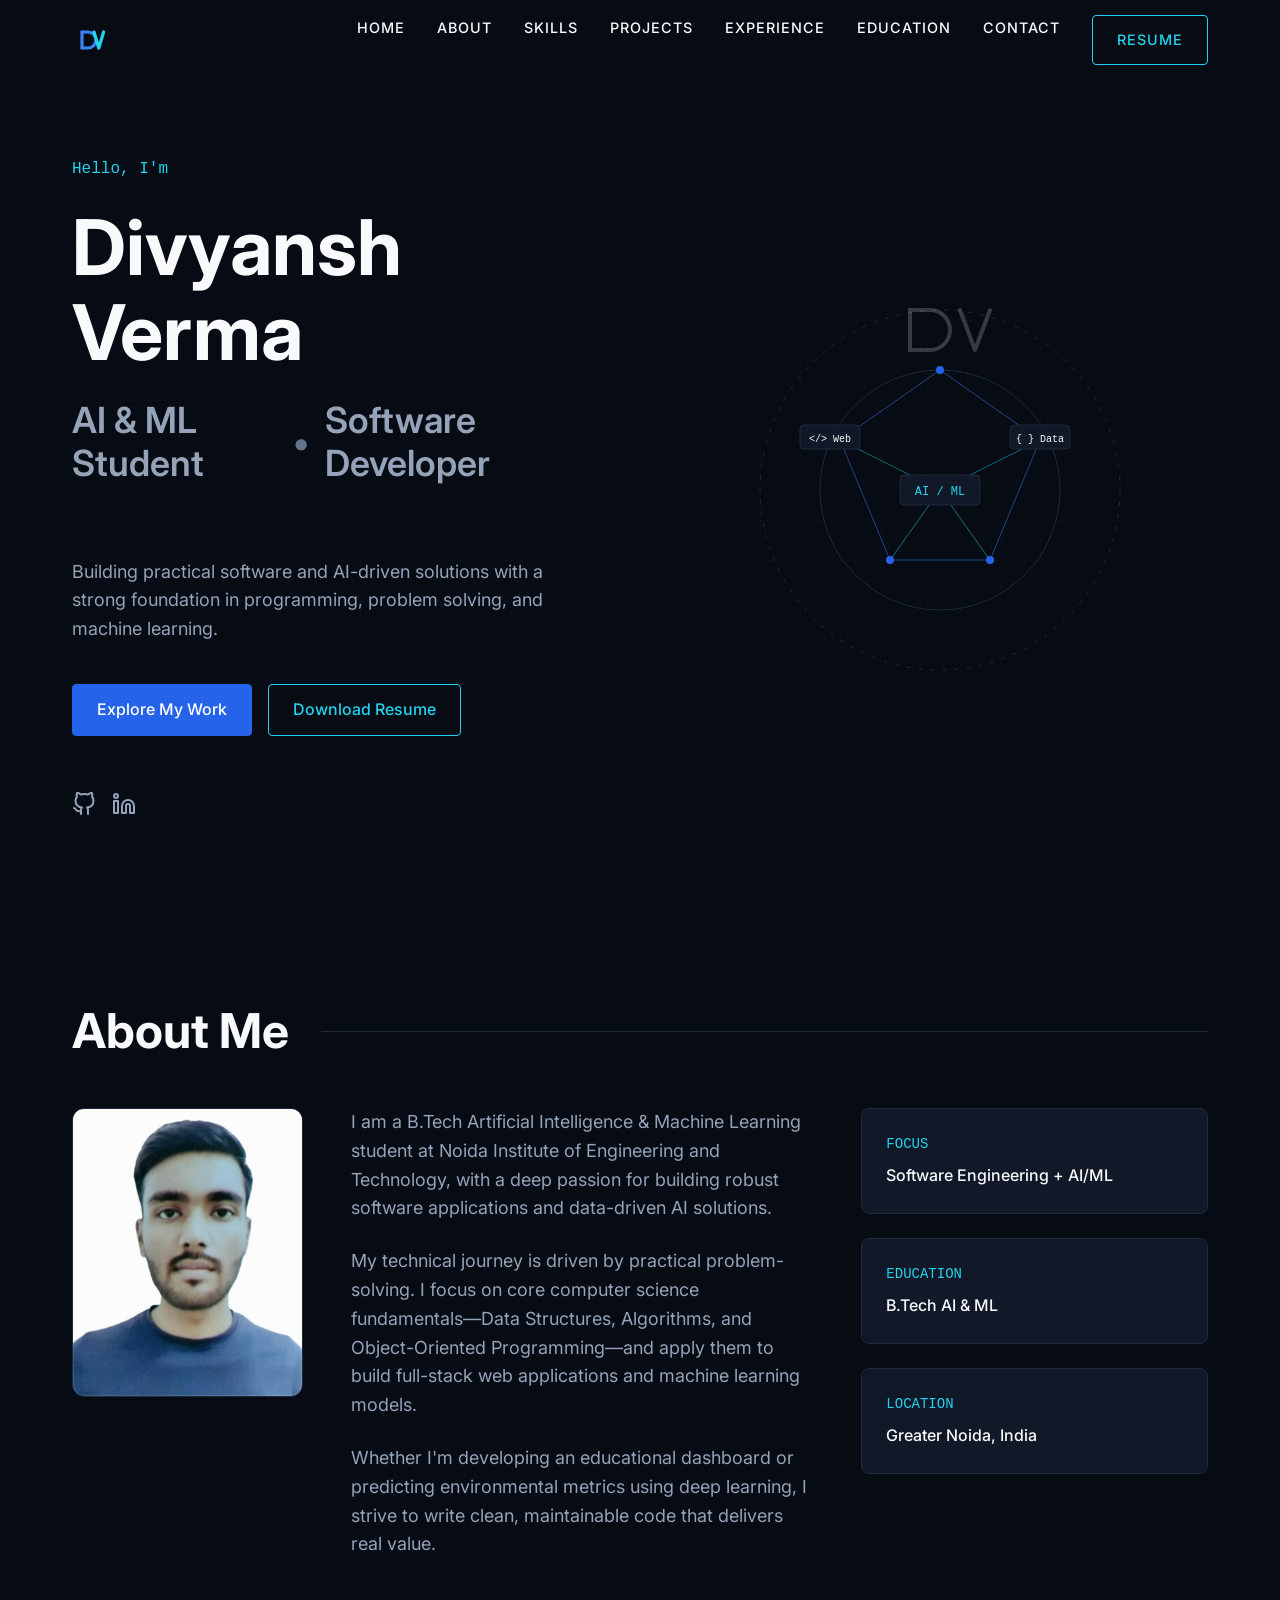
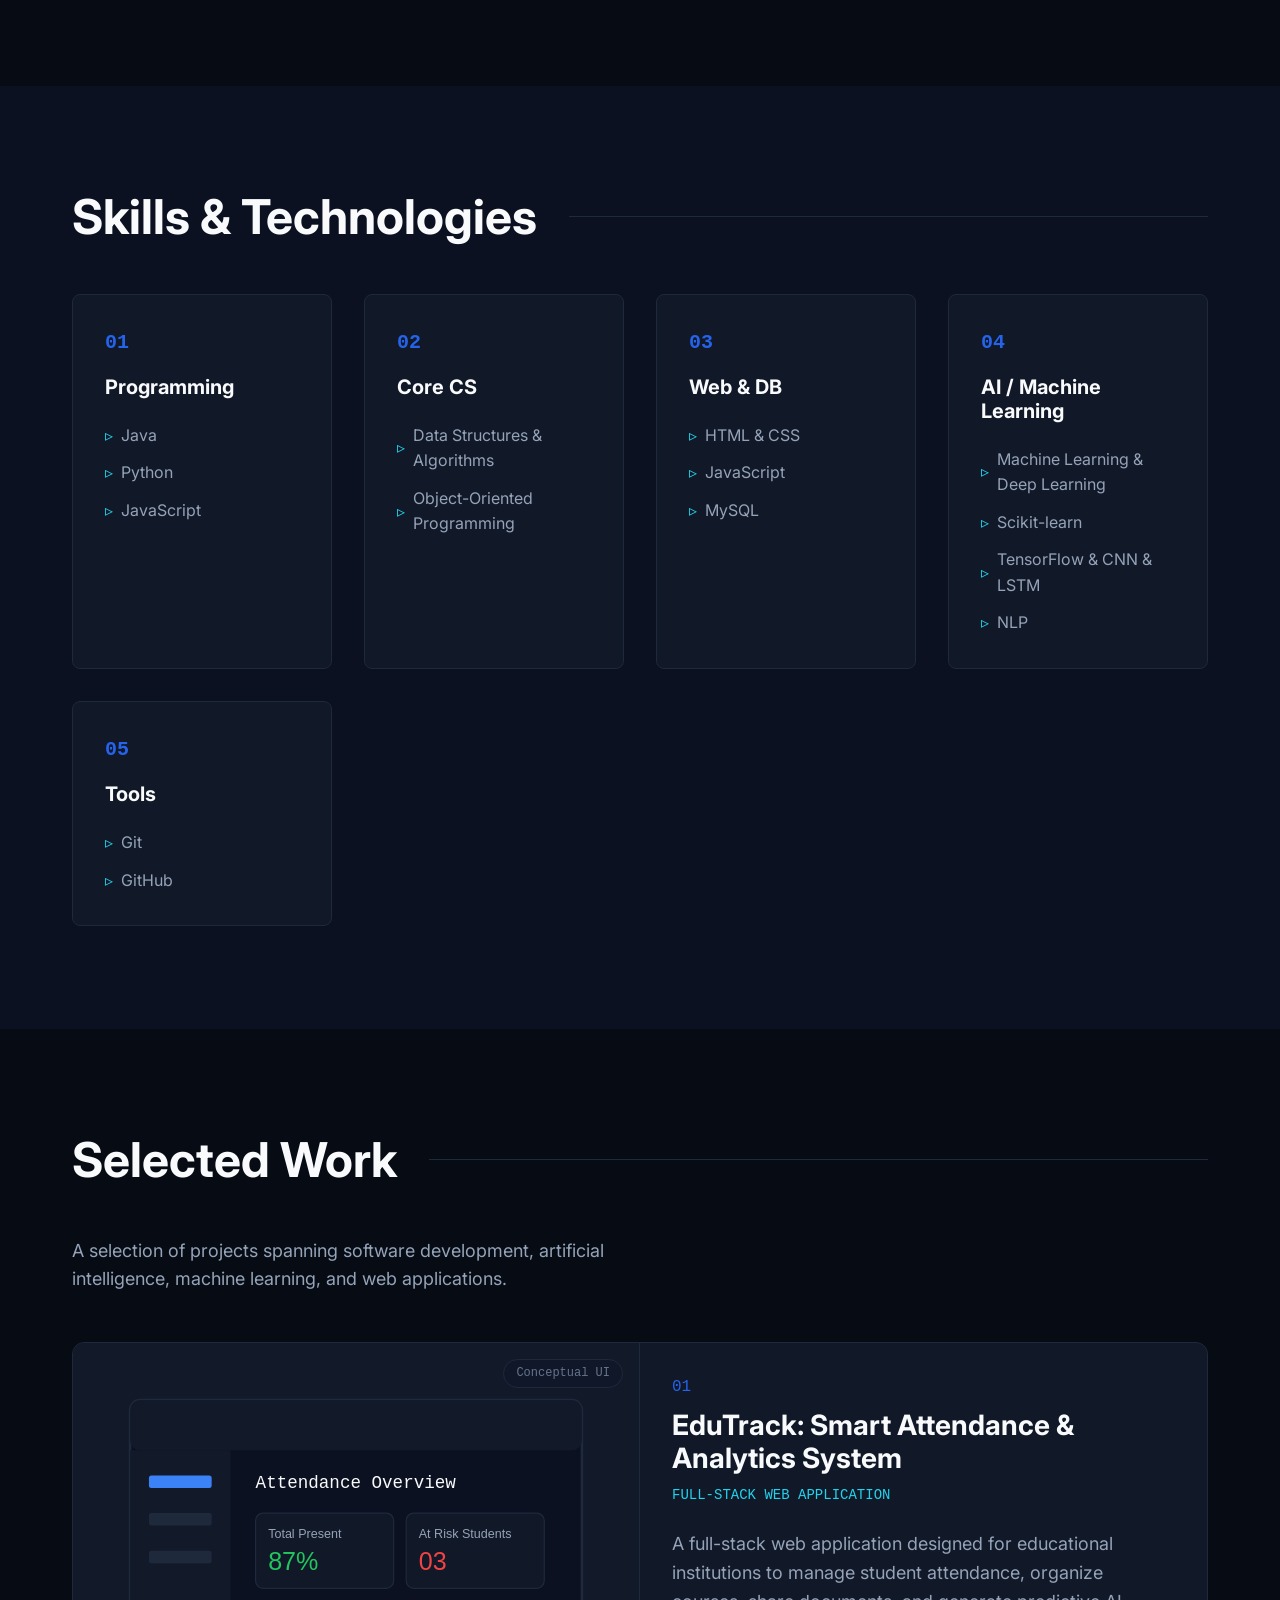
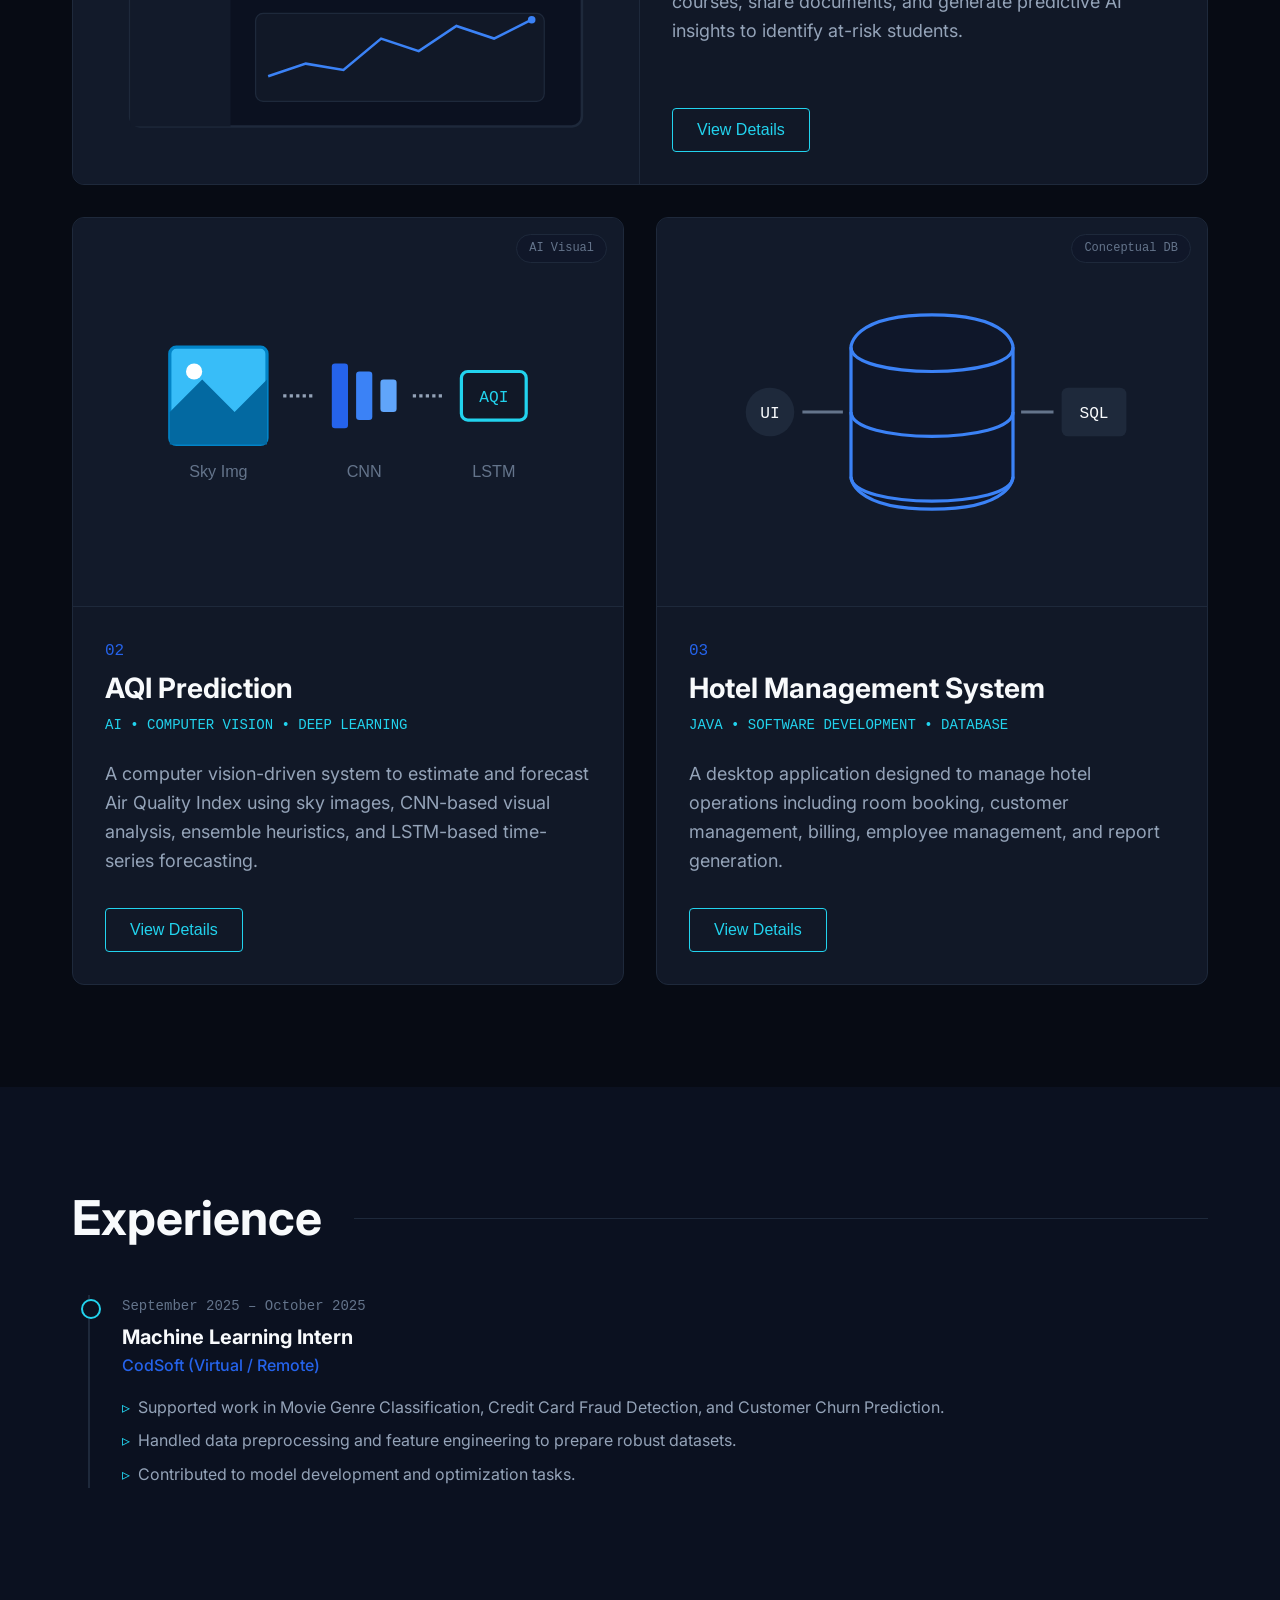
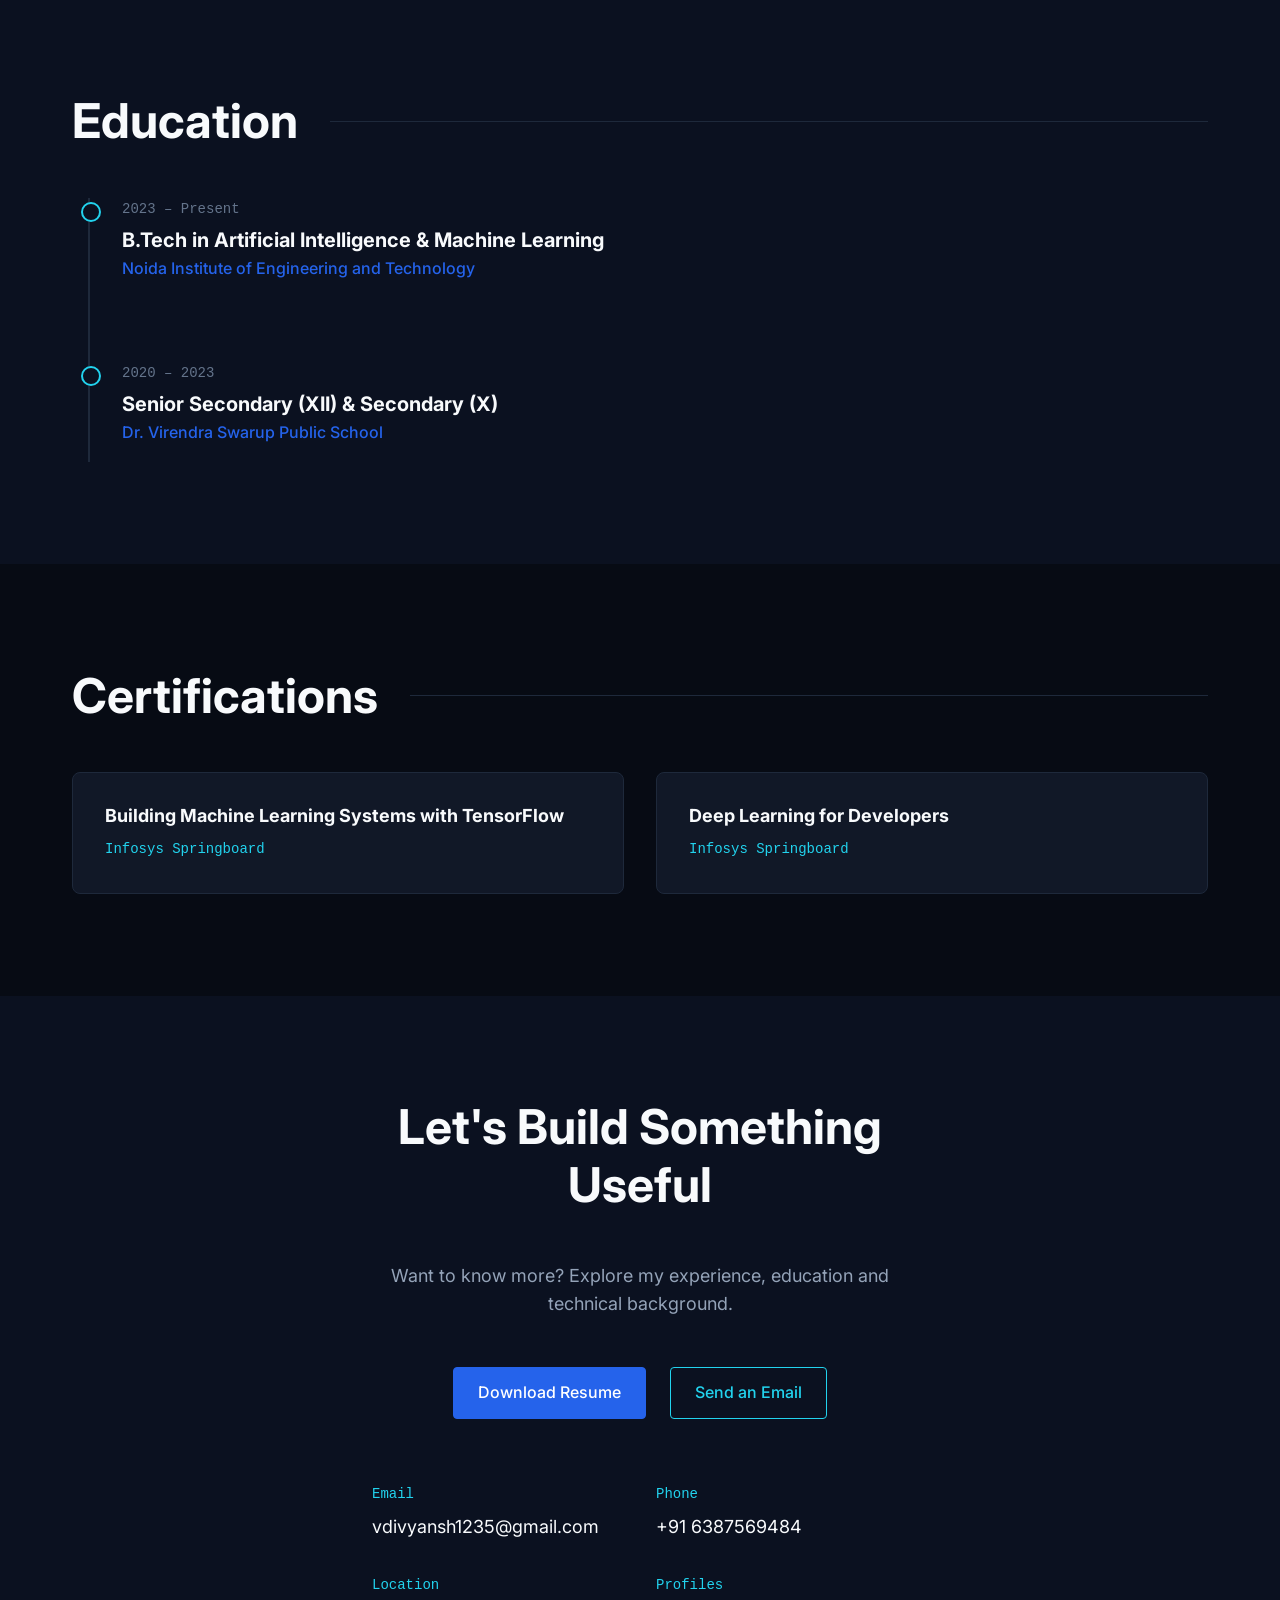
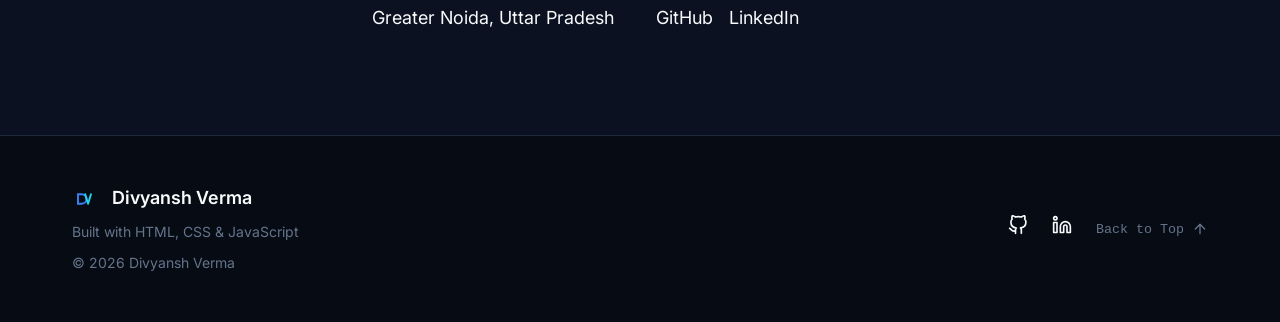
<file: Task-1-Portfolio/index.html>
<!DOCTYPE html>
<html lang="en">
<head>
  <meta charset="UTF-8">
  <meta name="viewport" content="width=device-width, initial-scale=1.0">
  <meta name="theme-color" content="#070B14">
  <meta name="description" content="Portfolio of Divyansh Verma, AI & ML Student and Software Developer.">
  <title>Divyansh Verma | Software Developer & AI/ML Student</title>
  
  <link rel="icon" href="assets/icons/favicon.svg" type="image/svg+xml">
  <link rel="stylesheet" href="style.css">
  
  <!-- Preload fonts for performance -->
  <link rel="preconnect" href="https://fonts.googleapis.com">
  <link rel="preconnect" href="https://fonts.gstatic.com" crossorigin>
  <link href="https://fonts.googleapis.com/css2?family=Inter:wght@400;500;600;700&display=swap" rel="stylesheet">
</head>
<body>
  <div class="bg-pattern"></div>

  <!-- Header / Navigation -->
  <header>
    <div class="container nav-container">
      <a href="#home" class="logo-link" aria-label="Home">
        <svg class="logo-svg" xmlns="http://www.w3.org/2000/svg" viewBox="0 0 100 100">
          <rect width="100" height="100" fill="#070B14" rx="20" />
          <path d="M25 30 h 15 a 20 20 0 0 1 20 20 a 20 20 0 0 1 -20 20 h -15 z" fill="none" stroke="#3B82F6" stroke-width="8" />
          <path d="M55 30 l 12 40 l 12 -40" fill="none" stroke="#22D3EE" stroke-width="8" stroke-linecap="round" stroke-linejoin="round" />
        </svg>
      </a>
      
      <nav>
        <ul class="nav-links">
          <li><a href="#home">Home</a></li>
          <li><a href="#about">About</a></li>
          <li><a href="#skills">Skills</a></li>
          <li><a href="#projects">Projects</a></li>
          <li><a href="#experience">Experience</a></li>
          <li><a href="#education">Education</a></li>
          <li><a href="#contact">Contact</a></li>
          <li><a href="assets/resume/Divyansh-Verma-Resume.pdf" class="btn btn-outline" download>Resume</a></li>
        </ul>
      </nav>
      
      <button class="mobile-menu-btn" aria-label="Toggle navigation" aria-expanded="false">
        <svg width="24" height="24" viewBox="0 0 24 24" fill="none" stroke="currentColor" stroke-width="2" stroke-linecap="round" stroke-linejoin="round">
          <line x1="3" y1="12" x2="21" y2="12"></line>
          <line x1="3" y1="6" x2="21" y2="6"></line>
          <line x1="3" y1="18" x2="21" y2="18"></line>
        </svg>
      </button>
    </div>
  </header>

  <main>
    <!-- Hero Section -->
    <section id="home" class="hero">
      <div class="container hero-content">
        <div class="hero-text reveal">
          <span class="hero-greeting">Hello, I'm</span>
          <h1 class="hero-title">Divyansh<br>Verma</h1>
          <h2 class="hero-subtitle">AI & ML Student <span style="color:var(--text-muted)">•</span> Software Developer</h2>
          <p class="hero-desc">Building practical software and AI-driven solutions with a strong foundation in programming, problem solving, and machine learning.</p>
          
          <div class="hero-cta">
            <a href="#projects" class="btn btn-primary">Explore My Work</a>
            <a href="assets/resume/Divyansh-Verma-Resume.pdf" class="btn btn-outline" download>Download Resume</a>
          </div>
          
          <div class="hero-social">
            <a href="https://github.com/vdivyansh1210?tab=repositories" target="_blank" rel="noopener noreferrer" aria-label="GitHub">
              <svg width="24" height="24" viewBox="0 0 24 24" fill="none" stroke="currentColor" stroke-width="2" stroke-linecap="round" stroke-linejoin="round">
                <path d="M9 19c-5 1.5-5-2.5-7-3m14 6v-3.87a3.37 3.37 0 0 0-.94-2.61c3.14-.35 6.44-1.54 6.44-7A5.44 5.44 0 0 0 20 4.77 5.07 5.07 0 0 0 19.91 1S18.73.65 16 2.48a13.38 13.38 0 0 0-7 0C6.27.65 5.09 1 5.09 1A5.07 5.07 0 0 0 5 4.77a5.44 5.44 0 0 0-1.5 3.78c0 5.42 3.3 6.61 6.44 7A3.37 3.37 0 0 0 9 18.13V22"></path>
              </svg>
            </a>
            <a href="https://www.linkedin.com/in/divyansh-verma-595201329/" target="_blank" rel="noopener noreferrer" aria-label="LinkedIn">
              <svg width="24" height="24" viewBox="0 0 24 24" fill="none" stroke="currentColor" stroke-width="2" stroke-linecap="round" stroke-linejoin="round">
                <path d="M16 8a6 6 0 0 1 6 6v7h-4v-7a2 2 0 0 0-2-2 2 2 0 0 0-2 2v7h-4v-7a6 6 0 0 1 6-6z"></path>
                <rect x="2" y="9" width="4" height="12"></rect>
                <circle cx="4" cy="4" r="2"></circle>
              </svg>
            </a>
          </div>
        </div>
        
        <div class="hero-visual-container reveal">
          <svg class="hero-visual" viewBox="0 0 500 500" xmlns="http://www.w3.org/2000/svg">
            <defs>
              <linearGradient id="glow" x1="0%" y1="0%" x2="100%" y2="100%">
                <stop offset="0%" stop-color="#2563EB" stop-opacity="0.2" />
                <stop offset="100%" stop-color="#22D3EE" stop-opacity="0.2" />
              </linearGradient>
            </defs>
            <!-- Orbit circles -->
            <circle cx="250" cy="250" r="180" fill="none" stroke="#1E293B" stroke-width="1" stroke-dasharray="4 8" />
            <circle cx="250" cy="250" r="120" fill="none" stroke="#1E293B" stroke-width="1" />
            
            <!-- Connection Lines -->
            <path class="connection-line" d="M 250 130 L 150 200 L 200 320 L 300 320 L 350 200 Z" fill="none" stroke="#3B82F6" stroke-width="1" stroke-opacity="0.5" />
            <path class="connection-line" d="M 150 200 L 250 250 L 350 200" fill="none" stroke="#22D3EE" stroke-width="1" stroke-opacity="0.5" />
            <path class="connection-line" d="M 200 320 L 250 250 L 300 320" fill="none" stroke="#22D3EE" stroke-width="1" stroke-opacity="0.5" />
            
            <!-- Nodes -->
            <circle class="node" cx="250" cy="130" r="4" fill="#2563EB" />
            <circle class="node" cx="150" cy="200" r="4" fill="#2563EB" />
            <circle class="node" cx="350" cy="200" r="4" fill="#2563EB" />
            <circle class="node" cx="200" cy="320" r="4" fill="#2563EB" />
            <circle class="node" cx="300" cy="320" r="4" fill="#2563EB" />
            <circle class="node" cx="250" cy="250" r="4" fill="#22D3EE" />
            
            <!-- Central Label -->
            <rect x="210" y="235" width="80" height="30" rx="4" fill="#111827" stroke="#1E293B" />
            <text x="250" y="255" font-family="monospace" font-size="12" fill="#22D3EE" text-anchor="middle">AI / ML</text>
            
            <rect x="110" y="185" width="60" height="24" rx="4" fill="#111827" stroke="#1E293B" />
            <text x="140" y="202" font-family="monospace" font-size="10" fill="#F8FAFC" text-anchor="middle">&lt;/&gt; Web</text>
            
            <rect x="320" y="185" width="60" height="24" rx="4" fill="#111827" stroke="#1E293B" />
            <text x="350" y="202" font-family="monospace" font-size="10" fill="#F8FAFC" text-anchor="middle">{ } Data</text>
            
            <!-- Outer Monogram overlay -->
            <path d="M 220 70 h 20 a 20 20 0 0 1 20 20 a 20 20 0 0 1 -20 20 h -20 z" fill="none" stroke="#F8FAFC" stroke-width="4" stroke-opacity="0.2" />
            <path d="M 270 70 l 15 40 l 15 -40" fill="none" stroke="#F8FAFC" stroke-width="4" stroke-linecap="round" stroke-linejoin="round" stroke-opacity="0.2" />
          </svg>
        </div>
      </div>
    </section>

    <!-- About Section -->
    <section id="about" class="about">
      <div class="container">
        <h2 class="reveal">About Me</h2>
        <div class="about-content">
          <div class="about-image-wrapper reveal">
            <img src="assets/images/img-profile.jpg" alt="Portrait image" class="about-image">
          </div>
          <div class="about-text reveal">
            <p>I am a B.Tech Artificial Intelligence & Machine Learning student at Noida Institute of Engineering and Technology, with a deep passion for building robust software applications and data-driven AI solutions.</p>
            <p>My technical journey is driven by practical problem-solving. I focus on core computer science fundamentals—Data Structures, Algorithms, and Object-Oriented Programming—and apply them to build full-stack web applications and machine learning models.</p>
            <p>Whether I'm developing an educational dashboard or predicting environmental metrics using deep learning, I strive to write clean, maintainable code that delivers real value.</p>
          </div>
          <div class="about-cards reveal">
            <div class="about-card">
              <div class="about-card-title">Focus</div>
              <div class="about-card-text">Software Engineering + AI/ML</div>
            </div>
            <div class="about-card">
              <div class="about-card-title">Education</div>
              <div class="about-card-text">B.Tech AI & ML</div>
            </div>
            <div class="about-card">
              <div class="about-card-title">Location</div>
              <div class="about-card-text">Greater Noida, India</div>
            </div>
          </div>
        </div>
      </div>
    </section>

    <!-- Skills Section -->
    <section id="skills" class="skills">
      <div class="container">
        <h2 class="reveal">Skills & Technologies</h2>
        <div class="skills-grid reveal">
          <div class="skill-category">
            <div class="skill-number">01</div>
            <h3 class="skill-title">Programming</h3>
            <ul class="skill-list">
              <li>Java</li>
              <li>Python</li>
              <li>JavaScript</li>
            </ul>
          </div>
          
          <div class="skill-category">
            <div class="skill-number">02</div>
            <h3 class="skill-title">Core CS</h3>
            <ul class="skill-list">
              <li>Data Structures & Algorithms</li>
              <li>Object-Oriented Programming</li>
            </ul>
          </div>
          
          <div class="skill-category">
            <div class="skill-number">03</div>
            <h3 class="skill-title">Web & DB</h3>
            <ul class="skill-list">
              <li>HTML & CSS</li>
              <li>JavaScript</li>
              <li>MySQL</li>
            </ul>
          </div>
          
          <div class="skill-category">
            <div class="skill-number">04</div>
            <h3 class="skill-title">AI / Machine Learning</h3>
            <ul class="skill-list">
              <li>Machine Learning & Deep Learning</li>
              <li>Scikit-learn</li>
              <li>TensorFlow & CNN & LSTM</li>
              <li>NLP</li>
            </ul>
          </div>
          
          <div class="skill-category">
            <div class="skill-number">05</div>
            <h3 class="skill-title">Tools</h3>
            <ul class="skill-list">
              <li>Git</li>
              <li>GitHub</li>
            </ul>
          </div>
        </div>
      </div>
    </section>

    <!-- Projects Section -->
    <section id="projects" class="projects">
      <div class="container">
        <h2 class="reveal">Selected Work</h2>
        <p class="projects-intro reveal">A selection of projects spanning software development, artificial intelligence, machine learning, and web applications.</p>
        
        <div class="projects-grid">
          
          <!-- Project 01: EduTrack -->
          <div class="project-card featured reveal">
            <div class="project-visual">
              <span class="conceptual-label">Conceptual UI</span>
              <svg width="100%" height="100%" viewBox="0 0 400 300" xmlns="http://www.w3.org/2000/svg">
                <!-- Dashboard Wireframe -->
                <rect x="20" y="20" width="360" height="260" rx="8" fill="#0B1120" stroke="#1E293B" stroke-width="2" />
                <rect x="20" y="20" width="360" height="40" rx="8" fill="#121A2A" />
                <!-- Sidebar -->
                <rect x="20" y="60" width="80" height="220" fill="#121A2A" stroke-right="#1E293B" />
                <rect x="35" y="80" width="50" height="10" rx="2" fill="#3B82F6" />
                <rect x="35" y="110" width="50" height="10" rx="2" fill="#1E293B" />
                <rect x="35" y="140" width="50" height="10" rx="2" fill="#1E293B" />
                <!-- Main Content -->
                <text x="120" y="90" font-family="monospace" font-size="14" fill="#F8FAFC">Attendance Overview</text>
                
                <!-- Stat Cards -->
                <rect x="120" y="110" width="110" height="60" rx="6" fill="#111827" stroke="#1E293B" />
                <text x="130" y="130" font-family="sans-serif" font-size="10" fill="#94A3B8">Total Present</text>
                <text x="130" y="155" font-family="sans-serif" font-size="20" fill="#22C55E">87%</text>
                
                <rect x="240" y="110" width="110" height="60" rx="6" fill="#111827" stroke="#1E293B" />
                <text x="250" y="130" font-family="sans-serif" font-size="10" fill="#94A3B8">At Risk Students</text>
                <text x="250" y="155" font-family="sans-serif" font-size="20" fill="#EF4444">03</text>
                
                <!-- Chart Area -->
                <rect x="120" y="190" width="230" height="70" rx="6" fill="#111827" stroke="#1E293B" />
                <!-- Line Chart Mock -->
                <path d="M 130 240 L 160 230 L 190 235 L 220 210 L 250 220 L 280 200 L 310 210 L 340 195" fill="none" stroke="#3B82F6" stroke-width="2" />
                <circle cx="340" cy="195" r="3" fill="#3B82F6" />
              </svg>
            </div>
            <div class="project-content">
              <div class="project-number">01</div>
              <h3 class="project-title">EduTrack: Smart Attendance & Analytics System</h3>
              <span class="project-category">FULL-STACK WEB APPLICATION</span>
              <p class="project-desc">A full-stack web application designed for educational institutions to manage student attendance, organize courses, share documents, and generate predictive AI insights to identify at-risk students.</p>
              <div>
                <button class="btn btn-outline" data-modal-target="modal-edutrack">View Details</button>
              </div>
            </div>
          </div>
          
          <div class="secondary-projects">
            <!-- Project 02: AQI -->
            <div class="project-card reveal">
              <div class="project-visual">
                <span class="conceptual-label">AI Visual</span>
                <svg width="100%" height="100%" viewBox="0 0 300 200" xmlns="http://www.w3.org/2000/svg">
                  <!-- Abstract CNN to LSTM -->
                  <!-- Sky Image Node -->
                  <rect x="40" y="60" width="60" height="60" rx="4" fill="#38BDF8" stroke="#0284C7" stroke-width="2" />
                  <circle cx="55" cy="75" r="5" fill="#FFF" />
                  <path d="M 40 100 L 60 80 L 80 100 L 100 80 L 100 120 L 40 120 Z" fill="#0369A1" />
                  
                  <!-- Flow arrows -->
                  <path d="M 110 90 L 130 90" fill="none" stroke="#94A3B8" stroke-width="2" stroke-dasharray="2 2" />
                  
                  <!-- CNN Layers -->
                  <rect x="140" y="70" width="10" height="40" rx="2" fill="#2563EB" />
                  <rect x="155" y="75" width="10" height="30" rx="2" fill="#3B82F6" />
                  <rect x="170" y="80" width="10" height="20" rx="2" fill="#60A5FA" />
                  
                  <path d="M 190 90 L 210 90" fill="none" stroke="#94A3B8" stroke-width="2" stroke-dasharray="2 2" />
                  
                  <!-- LSTM / Output -->
                  <rect x="220" y="75" width="40" height="30" rx="4" fill="#111827" stroke="#22D3EE" stroke-width="2" />
                  <text x="240" y="94" font-family="monospace" font-size="10" fill="#22D3EE" text-anchor="middle">AQI</text>
                  
                  <text x="70" y="140" font-family="sans-serif" font-size="10" fill="#64748B" text-anchor="middle">Sky Img</text>
                  <text x="160" y="140" font-family="sans-serif" font-size="10" fill="#64748B" text-anchor="middle">CNN</text>
                  <text x="240" y="140" font-family="sans-serif" font-size="10" fill="#64748B" text-anchor="middle">LSTM</text>
                </svg>
              </div>
              <div class="project-content">
                <div class="project-number">02</div>
                <h3 class="project-title">AQI Prediction</h3>
                <span class="project-category">AI • COMPUTER VISION • DEEP LEARNING</span>
                <p class="project-desc">A computer vision-driven system to estimate and forecast Air Quality Index using sky images, CNN-based visual analysis, ensemble heuristics, and LSTM-based time-series forecasting.</p>
                <div>
                  <button class="btn btn-outline" data-modal-target="modal-aqi">View Details</button>
                </div>
              </div>
            </div>
            
            <!-- Project 03: Hotel Management -->
            <div class="project-card reveal">
              <div class="project-visual">
                <span class="conceptual-label">Conceptual DB</span>
                <svg width="100%" height="100%" viewBox="0 0 300 200" xmlns="http://www.w3.org/2000/svg">
                  <!-- Abstract Database / Application logic -->
                  <path d="M 150 40 C 200 40 200 60 200 60 L 200 140 C 200 140 200 160 150 160 C 100 160 100 140 100 140 L 100 60 C 100 60 100 40 150 40 Z" fill="#0F172A" stroke="#3B82F6" stroke-width="2" />
                  <path d="M 100 60 C 100 80 200 80 200 60" fill="none" stroke="#3B82F6" stroke-width="2" />
                  <path d="M 100 100 C 100 120 200 120 200 100" fill="none" stroke="#3B82F6" stroke-width="2" />
                  <path d="M 100 140 C 100 160 200 160 200 140" fill="none" stroke="#3B82F6" stroke-width="2" />
                  
                  <!-- Connections -->
                  <circle cx="50" cy="100" r="15" fill="#1E293B" />
                  <text x="50" y="104" font-family="monospace" font-size="10" fill="#F8FAFC" text-anchor="middle">UI</text>
                  <path d="M 70 100 L 95 100" fill="none" stroke="#64748B" stroke-width="2" />
                  
                  <rect x="230" y="85" width="40" height="30" rx="4" fill="#1E293B" />
                  <text x="250" y="104" font-family="monospace" font-size="10" fill="#F8FAFC" text-anchor="middle">SQL</text>
                  <path d="M 205 100 L 225 100" fill="none" stroke="#64748B" stroke-width="2" />
                </svg>
              </div>
              <div class="project-content">
                <div class="project-number">03</div>
                <h3 class="project-title">Hotel Management System</h3>
                <span class="project-category">JAVA • SOFTWARE DEVELOPMENT • DATABASE</span>
                <p class="project-desc">A desktop application designed to manage hotel operations including room booking, customer management, billing, employee management, and report generation.</p>
                <div>
                  <button class="btn btn-outline" data-modal-target="modal-hotel">View Details</button>
                </div>
              </div>
            </div>
            
          </div>
        </div>
      </div>
    </section>

    <!-- Experience Section -->
    <section id="experience" class="experience">
      <div class="container">
        <h2 class="reveal">Experience</h2>
        <div class="timeline reveal">
          <div class="timeline-item">
            <div class="timeline-date">September 2025 – October 2025</div>
            <h3 class="timeline-title">Machine Learning Intern</h3>
            <div class="timeline-subtitle">CodSoft (Virtual / Remote)</div>
            <ul class="timeline-list">
              <li>Supported work in Movie Genre Classification, Credit Card Fraud Detection, and Customer Churn Prediction.</li>
              <li>Handled data preprocessing and feature engineering to prepare robust datasets.</li>
              <li>Contributed to model development and optimization tasks.</li>
            </ul>
          </div>
        </div>
      </div>
    </section>

    <!-- Education & Certifications Section -->
    <section id="education" class="education">
      <div class="container">
        <h2 class="reveal">Education</h2>
        <div class="timeline reveal">
          <div class="timeline-item">
            <div class="timeline-date">2023 – Present</div>
            <h3 class="timeline-title">B.Tech in Artificial Intelligence & Machine Learning</h3>
            <div class="timeline-subtitle">Noida Institute of Engineering and Technology</div>
          </div>
          
          <div class="timeline-item" style="margin-top: 2rem;">
            <div class="timeline-date">2020 – 2023</div>
            <h3 class="timeline-title">Senior Secondary (XII) & Secondary (X)</h3>
            <div class="timeline-subtitle">Dr. Virendra Swarup Public School</div>
          </div>
        </div>
      </div>
    </section>

    <section class="certifications">
      <div class="container">
        <h2 class="reveal">Certifications</h2>
        <div class="cert-grid reveal">
          <div class="cert-card">
            <h3 class="cert-title">Building Machine Learning Systems with TensorFlow</h3>
            <span class="cert-issuer">Infosys Springboard</span>
          </div>
          <div class="cert-card">
            <h3 class="cert-title">Deep Learning for Developers</h3>
            <span class="cert-issuer">Infosys Springboard</span>
          </div>
        </div>
      </div>
    </section>

    <!-- Contact Section -->
    <section id="contact" class="contact">
      <div class="container contact-content reveal">
        <h2>Let's Build Something Useful</h2>
        <p class="contact-desc">Want to know more? Explore my experience, education and technical background.</p>
        
        <div class="contact-actions">
          <a href="assets/resume/Divyansh-Verma-Resume.pdf" class="btn btn-primary" download>Download Resume</a>
          <a href="mailto:vdivyansh1235@gmail.com" class="btn btn-outline">Send an Email</a>
        </div>
        
        <div class="contact-info">
          <div class="contact-item">
            <span class="contact-label">Email</span>
            <a href="mailto:vdivyansh1235@gmail.com" class="contact-value">vdivyansh1235@gmail.com</a>
          </div>
          <div class="contact-item">
            <span class="contact-label">Phone</span>
            <a href="tel:+916387569484" class="contact-value">+91 6387569484</a>
          </div>
          <div class="contact-item">
            <span class="contact-label">Location</span>
            <span class="contact-value">Greater Noida, Uttar Pradesh</span>
          </div>
          <div class="contact-item">
            <span class="contact-label">Profiles</span>
            <div style="display:flex;gap:1rem;">
              <a href="https://github.com/vdivyansh1210?tab=repositories" target="_blank" rel="noopener noreferrer" class="contact-value">GitHub</a>
              <a href="https://www.linkedin.com/in/divyansh-verma-595201329/" target="_blank" rel="noopener noreferrer" class="contact-value">LinkedIn</a>
            </div>
          </div>
        </div>
      </div>
    </section>
  </main>

  <!-- Footer -->
  <footer>
    <div class="container footer-content">
      <div class="footer-left">
        <div class="footer-logo">
          <svg class="logo-svg" style="width: 24px; height: 24px;" xmlns="http://www.w3.org/2000/svg" viewBox="0 0 100 100">
            <rect width="100" height="100" fill="#070B14" rx="20" />
            <path d="M25 30 h 15 a 20 20 0 0 1 20 20 a 20 20 0 0 1 -20 20 h -15 z" fill="none" stroke="#3B82F6" stroke-width="8" />
            <path d="M55 30 l 12 40 l 12 -40" fill="none" stroke="#22D3EE" stroke-width="8" stroke-linecap="round" stroke-linejoin="round" />
          </svg>
          <span class="footer-name">Divyansh Verma</span>
        </div>
        <span class="footer-credit">Built with HTML, CSS & JavaScript</span>
        <span class="footer-credit">&copy; 2026 Divyansh Verma</span>
      </div>
      
      <div class="footer-right">
        <a href="https://github.com/vdivyansh1210?tab=repositories" target="_blank" rel="noopener noreferrer" aria-label="GitHub">
          <svg width="20" height="20" viewBox="0 0 24 24" fill="none" stroke="currentColor" stroke-width="2" stroke-linecap="round" stroke-linejoin="round"><path d="M9 19c-5 1.5-5-2.5-7-3m14 6v-3.87a3.37 3.37 0 0 0-.94-2.61c3.14-.35 6.44-1.54 6.44-7A5.44 5.44 0 0 0 20 4.77 5.07 5.07 0 0 0 19.91 1S18.73.65 16 2.48a13.38 13.38 0 0 0-7 0C6.27.65 5.09 1 5.09 1A5.07 5.07 0 0 0 5 4.77a5.44 5.44 0 0 0-1.5 3.78c0 5.42 3.3 6.61 6.44 7A3.37 3.37 0 0 0 9 18.13V22"></path></svg>
        </a>
        <a href="https://www.linkedin.com/in/divyansh-verma-595201329/" target="_blank" rel="noopener noreferrer" aria-label="LinkedIn">
          <svg width="20" height="20" viewBox="0 0 24 24" fill="none" stroke="currentColor" stroke-width="2" stroke-linecap="round" stroke-linejoin="round"><path d="M16 8a6 6 0 0 1 6 6v7h-4v-7a2 2 0 0 0-2-2 2 2 0 0 0-2 2v7h-4v-7a6 6 0 0 1 6-6z"></path><rect x="2" y="9" width="4" height="12"></rect><circle cx="4" cy="4" r="2"></circle></svg>
        </a>
        <button class="back-to-top" aria-label="Back to top">
          Back to Top 
          <svg width="16" height="16" viewBox="0 0 24 24" fill="none" stroke="currentColor" stroke-width="2" stroke-linecap="round" stroke-linejoin="round"><line x1="12" y1="19" x2="12" y2="5"></line><polyline points="5 12 12 5 19 12"></polyline></svg>
        </button>
      </div>
    </div>
  </footer>

  <!-- Modals -->
  
  <!-- EduTrack Modal -->
  <div id="modal-edutrack" class="modal-overlay" role="dialog" aria-modal="true" aria-labelledby="modal-edutrack-title" aria-hidden="true">
    <div class="modal-container">
      <button class="modal-close" aria-label="Close modal">
        <svg width="20" height="20" viewBox="0 0 24 24" fill="none" stroke="currentColor" stroke-width="2" stroke-linecap="round" stroke-linejoin="round"><line x1="18" y1="6" x2="6" y2="18"></line><line x1="6" y1="6" x2="18" y2="18"></line></svg>
      </button>
      <div class="modal-content">
        <div class="modal-body">
          <span class="category">FULL-STACK WEB APPLICATION</span>
          <h3 id="modal-edutrack-title">EduTrack</h3>
          <p>A full-stack web application designed for educational institutions to manage student attendance, organize courses, share documents, and generate predictive AI insights to identify at-risk students.</p>
          
          <h4>Features & Highlights</h4>
          <ul class="modal-list">
            <li><strong>Role-Based Access Control:</strong> Admin, Teacher, and Student roles with secure JWT authentication.</li>
            <li><strong>Attendance Management:</strong> Tracking for Present, Absent, and Late records, featuring attendance dashboards and trends.</li>
            <li><strong>AI Attendance Analytics:</strong> Identification of students at risk of falling below the critical 75% attendance threshold.</li>
            <li><strong>Course Management:</strong> Faculty assignment and student enrollment portals.</li>
            <li><strong>Document Sharing:</strong> Secure file upload and download functionalities.</li>
          </ul>
        </div>
      </div>
    </div>
  </div>

  <!-- AQI Modal -->
  <div id="modal-aqi" class="modal-overlay" role="dialog" aria-modal="true" aria-labelledby="modal-aqi-title" aria-hidden="true">
    <div class="modal-container">
      <button class="modal-close" aria-label="Close modal">
        <svg width="20" height="20" viewBox="0 0 24 24" fill="none" stroke="currentColor" stroke-width="2" stroke-linecap="round" stroke-linejoin="round"><line x1="18" y1="6" x2="6" y2="18"></line><line x1="6" y1="6" x2="18" y2="18"></line></svg>
      </button>
      <div class="modal-content">
        <div class="modal-body">
          <span class="category">AI • COMPUTER VISION • DEEP LEARNING (2026)</span>
          <h3 id="modal-aqi-title">AQI Prediction using Computer Vision and LSTM</h3>
          <p>A computer vision-driven system to estimate and forecast Air Quality Index using sky images, CNN-based visual analysis, ensemble heuristics, and LSTM-based time-series forecasting.</p>
          
          <h4>Methodology</h4>
          <ul class="modal-list">
            <li><strong>Data Processing:</strong> Sky image preprocessing combined with weather and pollution data integration.</li>
            <li><strong>Visual Analysis:</strong> CNN-based analysis to extract critical features from environmental images.</li>
            <li><strong>Forecasting:</strong> LSTM time-series modeling for predictive analysis of air quality trends.</li>
            <li><strong>Evaluation:</strong> Comprehensive data analysis and model evaluation techniques.</li>
          </ul>
        </div>
      </div>
    </div>
  </div>

  <!-- Hotel Modal -->
  <div id="modal-hotel" class="modal-overlay" role="dialog" aria-modal="true" aria-labelledby="modal-hotel-title" aria-hidden="true">
    <div class="modal-container">
      <button class="modal-close" aria-label="Close modal">
        <svg width="20" height="20" viewBox="0 0 24 24" fill="none" stroke="currentColor" stroke-width="2" stroke-linecap="round" stroke-linejoin="round"><line x1="18" y1="6" x2="6" y2="18"></line><line x1="6" y1="6" x2="18" y2="18"></line></svg>
      </button>
      <div class="modal-content">
        <div class="modal-body">
          <span class="category">JAVA • SOFTWARE DEVELOPMENT • DATABASE (2025)</span>
          <h3 id="modal-hotel-title">Hotel Management System</h3>
          <p>A desktop application designed to manage hotel operations including room booking, customer management, billing, employee management and report generation.</p>
          
          <h4>Features & Technical Details</h4>
          <ul class="modal-list">
            <li><strong>Core Features:</strong> Room booking, automated billing, customer management, and comprehensive report generation.</li>
            <li><strong>Employee Management:</strong> Module to manage staff details and roles effectively.</li>
            <li><strong>Database Integration:</strong> Reliable data storage and retrieval via MySQL and JDBC.</li>
            <li><strong>Software Design:</strong> Built with robust object-oriented application structure in Java.</li>
          </ul>
        </div>
      </div>
    </div>
  </div>

  <script src="script.js"></script>
</body>
</html>
</file>
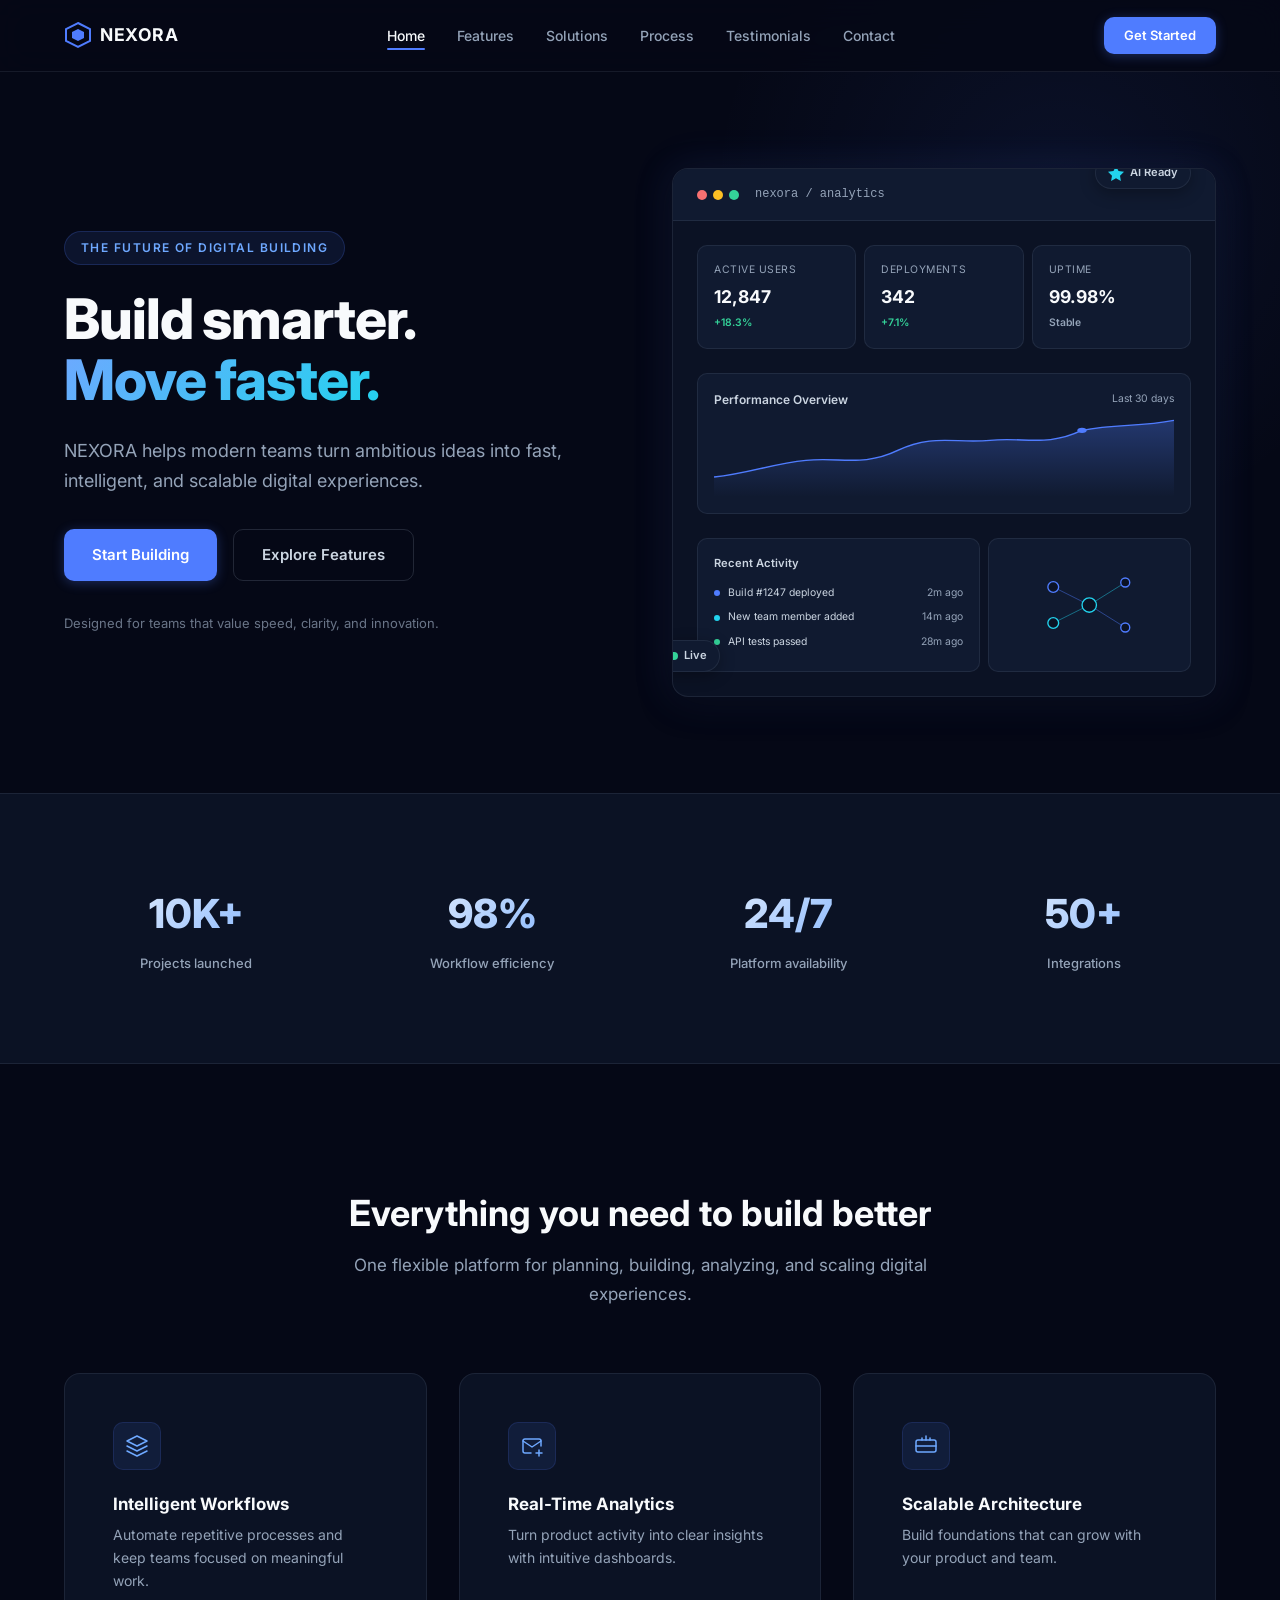
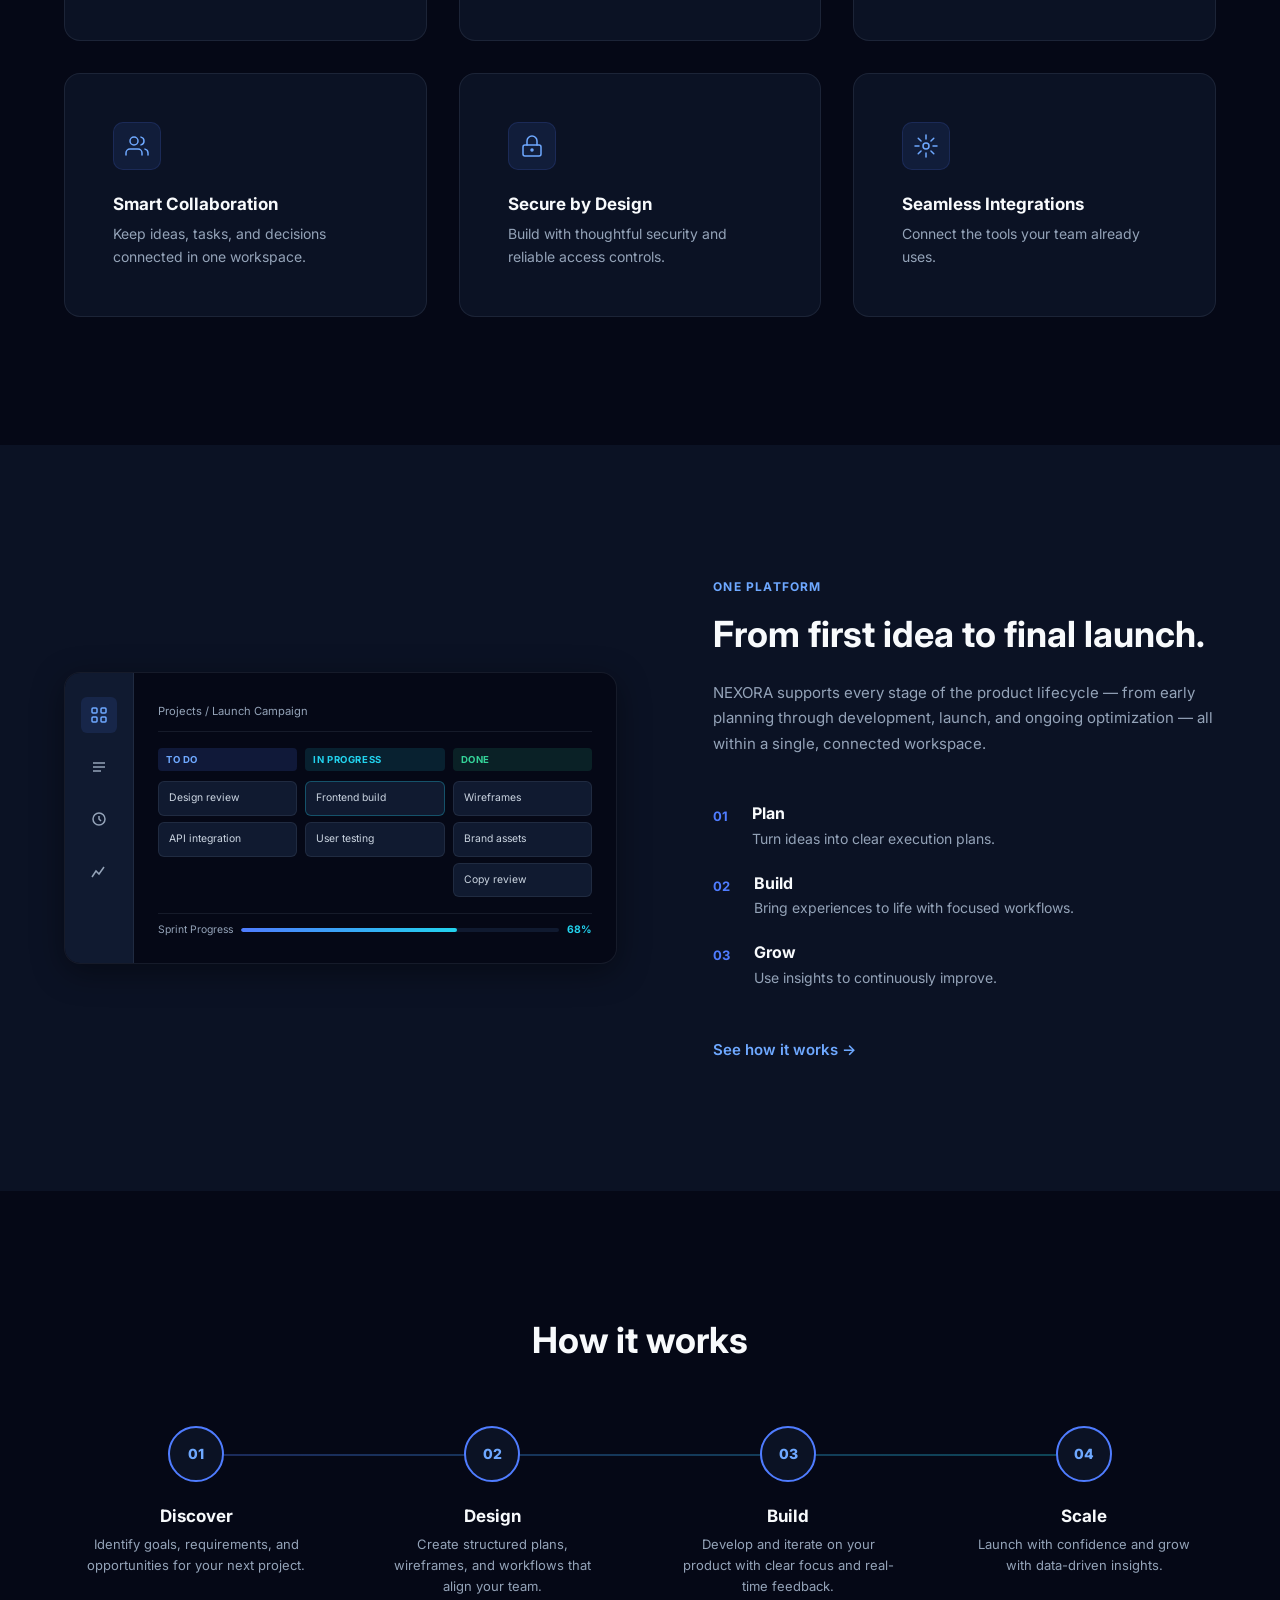
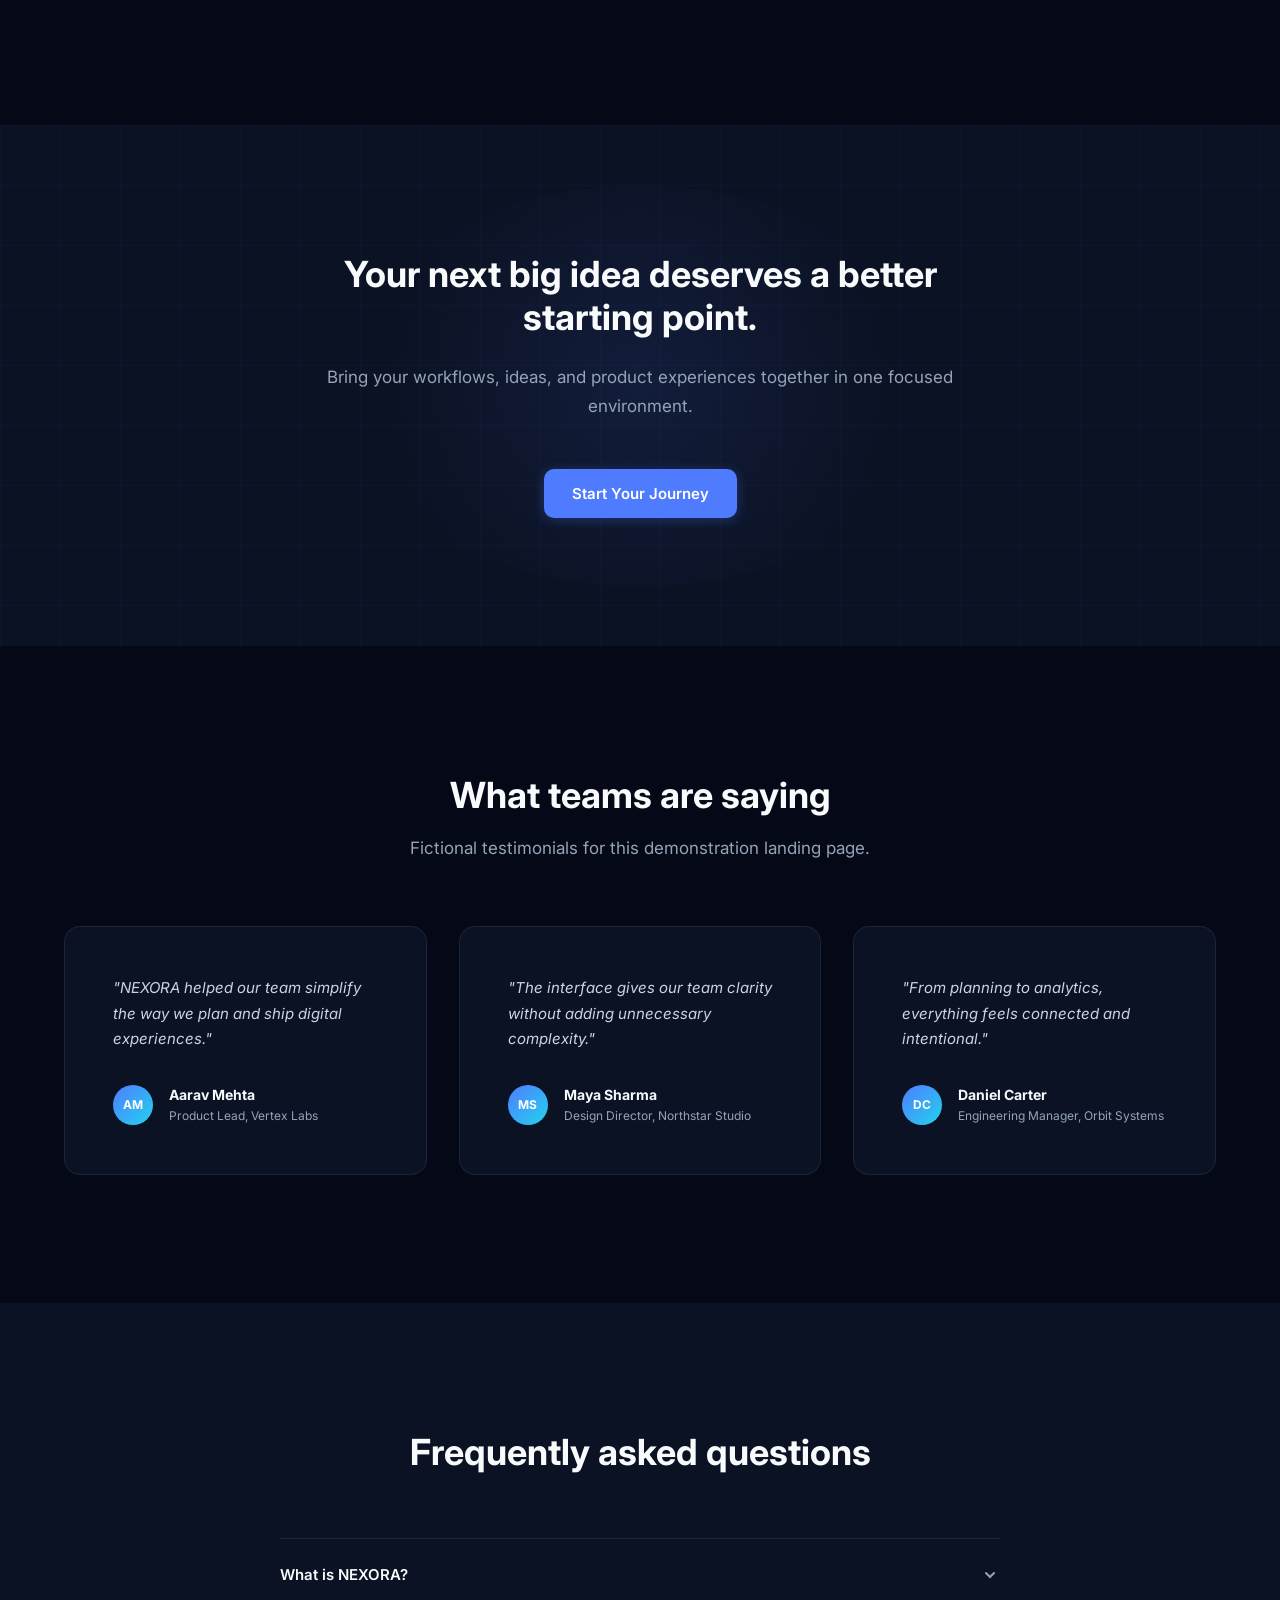
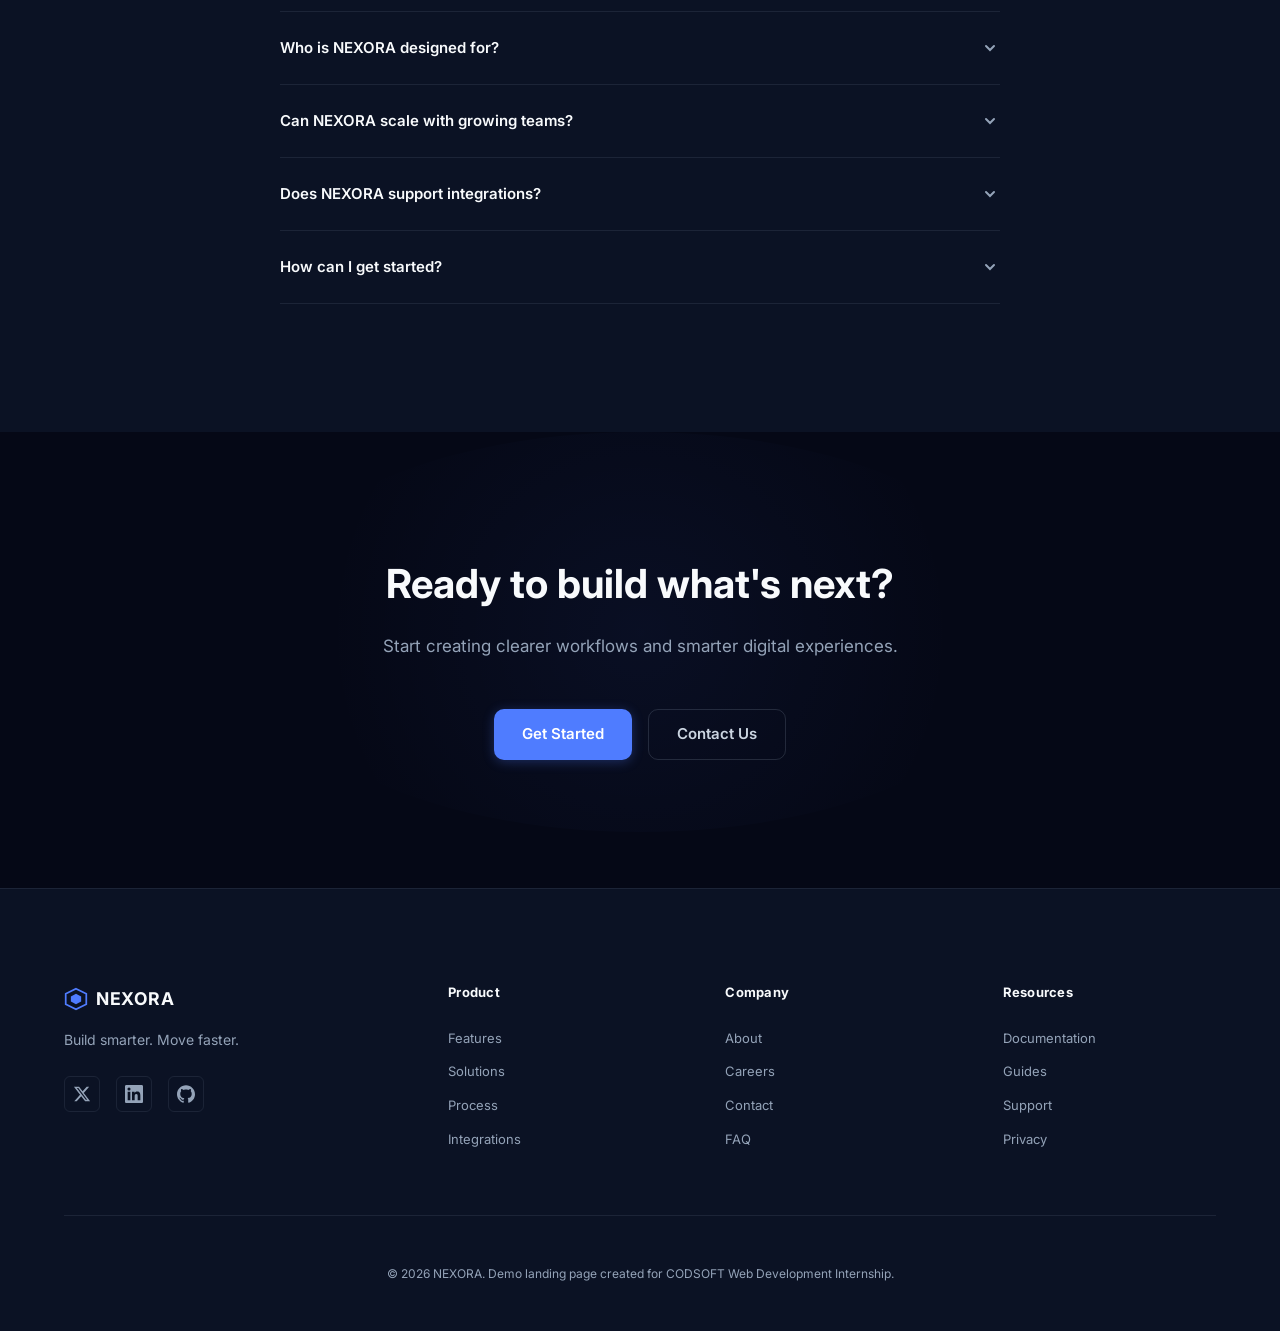
<file: Task-2-Landing-Page/index.html>
<!DOCTYPE html>
<html lang="en">
<head>
  <meta charset="UTF-8">
  <meta name="viewport" content="width=device-width, initial-scale=1.0">
  <meta name="description" content="NEXORA is a modern technology platform concept designed to help teams build smarter digital experiences.">
  <meta name="theme-color" content="#050816">
  <title>NEXORA — Build Smarter. Move Faster.</title>
  <link rel="icon" href="data:image/svg+xml,<svg xmlns='http://www.w3.org/2000/svg' viewBox='0 0 32 32'><text y='28' font-size='28'>◆</text></svg>">
  <link rel="preconnect" href="https://fonts.googleapis.com">
  <link rel="preconnect" href="https://fonts.gstatic.com" crossorigin>
  <link href="https://fonts.googleapis.com/css2?family=Inter:wght@300;400;500;600;700;800&display=swap" rel="stylesheet">
  <link rel="stylesheet" href="style.css">
</head>
<body>
  <!-- ========== HEADER ========== -->
  <header class="header" id="header">
    <div class="container header__inner">
      <a href="#" class="header__logo" aria-label="NEXORA home">
        <svg class="header__logo-icon" width="28" height="28" viewBox="0 0 28 28" fill="none" aria-hidden="true">
          <path d="M14 2L26 8V20L14 26L2 20V8L14 2Z" stroke="url(#logo-grad)" stroke-width="2" fill="none"/>
          <path d="M14 8L20 11V17L14 20L8 17V11L14 8Z" fill="url(#logo-grad)"/>
          <defs>
            <linearGradient id="logo-grad" x1="2" y1="2" x2="26" y2="26">
              <stop offset="0%" stop-color="#4F7CFF"/>
              <stop offset="100%" stop-color="#22D3EE"/>
            </linearGradient>
          </defs>
        </svg>
        <span class="header__logo-text">NEXORA</span>
      </a>

      <nav class="header__nav" id="main-nav" aria-label="Main navigation">
        <ul class="header__nav-list" id="nav-list" role="list">
          <li><a href="#hero" class="header__nav-link">Home</a></li>
          <li><a href="#features" class="header__nav-link">Features</a></li>
          <li><a href="#solutions" class="header__nav-link">Solutions</a></li>
          <li><a href="#process" class="header__nav-link">Process</a></li>
          <li><a href="#testimonials" class="header__nav-link">Testimonials</a></li>
          <li><a href="#contact" class="header__nav-link">Contact</a></li>
        </ul>
      </nav>

      <a href="#contact" class="btn btn--primary btn--sm header__cta">Get Started</a>

      <button
        class="header__hamburger"
        id="hamburger-btn"
        type="button"
        aria-label="Open navigation menu"
        aria-expanded="false"
        aria-controls="mobile-menu"
      >
        <span class="header__hamburger-line"></span>
        <span class="header__hamburger-line"></span>
        <span class="header__hamburger-line"></span>
      </button>
    </div>

    <!-- Mobile Menu -->
    <div class="mobile-menu" id="mobile-menu" aria-hidden="true">
      <nav aria-label="Mobile navigation">
        <ul class="mobile-menu__list" role="list">
          <li><a href="#hero" class="mobile-menu__link">Home</a></li>
          <li><a href="#features" class="mobile-menu__link">Features</a></li>
          <li><a href="#solutions" class="mobile-menu__link">Solutions</a></li>
          <li><a href="#process" class="mobile-menu__link">Process</a></li>
          <li><a href="#testimonials" class="mobile-menu__link">Testimonials</a></li>
          <li><a href="#contact" class="mobile-menu__link">Contact</a></li>
        </ul>
        <a href="#contact" class="btn btn--primary mobile-menu__cta">Get Started</a>
      </nav>
    </div>
  </header>

  <main>
    <!-- ========== HERO ========== -->
    <section class="hero" id="hero">
      <div class="container hero__inner">
        <div class="hero__content" data-reveal>
          <span class="hero__eyebrow">THE FUTURE OF DIGITAL BUILDING</span>
          <h1 class="hero__heading">
            Build smarter.<br>
            <span class="hero__heading-accent">Move faster.</span>
          </h1>
          <p class="hero__text">
            NEXORA helps modern teams turn ambitious ideas into fast, intelligent, and scalable digital experiences.
          </p>
          <div class="hero__actions">
            <a href="#contact" class="btn btn--primary btn--lg">Start Building</a>
            <a href="#features" class="btn btn--outline btn--lg">Explore Features</a>
          </div>
          <p class="hero__trust-line">Designed for teams that value speed, clarity, and innovation.</p>
        </div>

        <div class="hero__visual" data-reveal data-reveal-delay="200">
          <!-- Custom Product Visualization -->
          <div class="dashboard">
            <div class="dashboard__header">
              <div class="dashboard__dots">
                <span class="dashboard__dot dashboard__dot--red"></span>
                <span class="dashboard__dot dashboard__dot--yellow"></span>
                <span class="dashboard__dot dashboard__dot--green"></span>
              </div>
              <span class="dashboard__title">nexora / analytics</span>
            </div>
            <div class="dashboard__body">
              <!-- Metrics Row -->
              <div class="dashboard__metrics">
                <div class="dashboard__metric-card">
                  <span class="dashboard__metric-label">Active Users</span>
                  <span class="dashboard__metric-value">12,847</span>
                  <span class="dashboard__metric-change dashboard__metric-change--up">+18.3%</span>
                </div>
                <div class="dashboard__metric-card">
                  <span class="dashboard__metric-label">Deployments</span>
                  <span class="dashboard__metric-value">342</span>
                  <span class="dashboard__metric-change dashboard__metric-change--up">+7.1%</span>
                </div>
                <div class="dashboard__metric-card">
                  <span class="dashboard__metric-label">Uptime</span>
                  <span class="dashboard__metric-value">99.98%</span>
                  <span class="dashboard__metric-change dashboard__metric-change--neutral">Stable</span>
                </div>
              </div>
              <!-- Chart Area -->
              <div class="dashboard__chart">
                <div class="dashboard__chart-header">
                  <span class="dashboard__chart-title">Performance Overview</span>
                  <span class="dashboard__chart-period">Last 30 days</span>
                </div>
                <svg class="dashboard__chart-svg" viewBox="0 0 400 120" preserveAspectRatio="none" aria-hidden="true">
                  <defs>
                    <linearGradient id="chart-fill" x1="0" y1="0" x2="0" y2="1">
                      <stop offset="0%" stop-color="#4F7CFF" stop-opacity="0.3"/>
                      <stop offset="100%" stop-color="#4F7CFF" stop-opacity="0"/>
                    </linearGradient>
                  </defs>
                  <path d="M0,90 C30,85 50,70 80,65 C110,60 130,75 160,50 C190,25 210,40 240,35 C270,30 290,45 320,20 C350,10 370,15 400,5 L400,120 L0,120 Z" fill="url(#chart-fill)"/>
                  <path d="M0,90 C30,85 50,70 80,65 C110,60 130,75 160,50 C190,25 210,40 240,35 C270,30 290,45 320,20 C350,10 370,15 400,5" fill="none" stroke="#4F7CFF" stroke-width="2"/>
                  <circle cx="320" cy="20" r="4" fill="#4F7CFF" class="dashboard__chart-dot"/>
                </svg>
              </div>
              <!-- Bottom Row -->
              <div class="dashboard__bottom-row">
                <div class="dashboard__activity">
                  <span class="dashboard__activity-label">Recent Activity</span>
                  <div class="dashboard__activity-item">
                    <span class="dashboard__activity-dot dashboard__activity-dot--blue"></span>
                    <span class="dashboard__activity-text">Build #1247 deployed</span>
                    <span class="dashboard__activity-time">2m ago</span>
                  </div>
                  <div class="dashboard__activity-item">
                    <span class="dashboard__activity-dot dashboard__activity-dot--cyan"></span>
                    <span class="dashboard__activity-text">New team member added</span>
                    <span class="dashboard__activity-time">14m ago</span>
                  </div>
                  <div class="dashboard__activity-item">
                    <span class="dashboard__activity-dot dashboard__activity-dot--green"></span>
                    <span class="dashboard__activity-text">API tests passed</span>
                    <span class="dashboard__activity-time">28m ago</span>
                  </div>
                </div>
                <div class="dashboard__nodes">
                  <svg class="dashboard__nodes-svg" viewBox="0 0 160 100" aria-hidden="true">
                    <line x1="40" y1="30" x2="80" y2="50" stroke="#4F7CFF" stroke-width="1" stroke-opacity="0.5"/>
                    <line x1="80" y1="50" x2="120" y2="25" stroke="#22D3EE" stroke-width="1" stroke-opacity="0.5"/>
                    <line x1="80" y1="50" x2="120" y2="75" stroke="#4F7CFF" stroke-width="1" stroke-opacity="0.5"/>
                    <line x1="40" y1="70" x2="80" y2="50" stroke="#22D3EE" stroke-width="1" stroke-opacity="0.5"/>
                    <circle cx="40" cy="30" r="6" fill="#0B1224" stroke="#4F7CFF" stroke-width="1.5"/>
                    <circle cx="80" cy="50" r="8" fill="#0B1224" stroke="#22D3EE" stroke-width="1.5" class="dashboard__node-pulse"/>
                    <circle cx="120" cy="25" r="5" fill="#0B1224" stroke="#4F7CFF" stroke-width="1.5"/>
                    <circle cx="120" cy="75" r="5" fill="#0B1224" stroke="#4F7CFF" stroke-width="1.5"/>
                    <circle cx="40" cy="70" r="6" fill="#0B1224" stroke="#22D3EE" stroke-width="1.5"/>
                  </svg>
                </div>
              </div>
            </div>
            <!-- Floating Elements -->
            <div class="dashboard__float dashboard__float--1">
              <svg width="16" height="16" viewBox="0 0 16 16" aria-hidden="true"><path d="M8 1l2.5 5 5.5.8-4 3.9.9 5.3L8 13.3 3.1 16l.9-5.3-4-3.9L5.5 6z" fill="#22D3EE"/></svg>
              <span>AI Ready</span>
            </div>
            <div class="dashboard__float dashboard__float--2">
              <span class="dashboard__float-indicator"></span>
              <span>Live</span>
            </div>
          </div>
        </div>
      </div>
      <!-- Hero background decoration -->
      <div class="hero__bg-glow" aria-hidden="true"></div>
    </section>

    <!-- ========== STATS ========== -->
    <section class="stats" id="stats">
      <div class="container">
        <div class="stats__grid">
          <div class="stats__item" data-reveal>
            <span class="stats__number">10K+</span>
            <span class="stats__label">Projects launched</span>
          </div>
          <div class="stats__item" data-reveal data-reveal-delay="100">
            <span class="stats__number">98%</span>
            <span class="stats__label">Workflow efficiency</span>
          </div>
          <div class="stats__item" data-reveal data-reveal-delay="200">
            <span class="stats__number">24/7</span>
            <span class="stats__label">Platform availability</span>
          </div>
          <div class="stats__item" data-reveal data-reveal-delay="300">
            <span class="stats__number">50+</span>
            <span class="stats__label">Integrations</span>
          </div>
        </div>
      </div>
    </section>

    <!-- ========== FEATURES ========== -->
    <section class="features" id="features">
      <div class="container">
        <div class="section-header" data-reveal>
          <h2 class="section-header__title">Everything you need to build better</h2>
          <p class="section-header__text">One flexible platform for planning, building, analyzing, and scaling digital experiences.</p>
        </div>
        <div class="features__grid">
          <!-- Feature 1 -->
          <article class="feature-card" data-reveal>
            <div class="feature-card__icon">
              <svg width="24" height="24" viewBox="0 0 24 24" fill="none" stroke="currentColor" stroke-width="1.5" stroke-linecap="round" stroke-linejoin="round" aria-hidden="true">
                <path d="M12 2L2 7l10 5 10-5-10-5z"/>
                <path d="M2 17l10 5 10-5"/>
                <path d="M2 12l10 5 10-5"/>
              </svg>
            </div>
            <h3 class="feature-card__title">Intelligent Workflows</h3>
            <p class="feature-card__text">Automate repetitive processes and keep teams focused on meaningful work.</p>
          </article>
          <!-- Feature 2 -->
          <article class="feature-card" data-reveal data-reveal-delay="100">
            <div class="feature-card__icon">
              <svg width="24" height="24" viewBox="0 0 24 24" fill="none" stroke="currentColor" stroke-width="1.5" stroke-linecap="round" stroke-linejoin="round" aria-hidden="true">
                <path d="M21 12V7a2 2 0 00-2-2H5a2 2 0 00-2 2v10a2 2 0 002 2h6"/>
                <polyline points="3 7 12 13 21 7"/>
                <path d="M16 19h6"/>
                <path d="M19 16v6"/>
              </svg>
            </div>
            <h3 class="feature-card__title">Real-Time Analytics</h3>
            <p class="feature-card__text">Turn product activity into clear insights with intuitive dashboards.</p>
          </article>
          <!-- Feature 3 -->
          <article class="feature-card" data-reveal data-reveal-delay="200">
            <div class="feature-card__icon">
              <svg width="24" height="24" viewBox="0 0 24 24" fill="none" stroke="currentColor" stroke-width="1.5" stroke-linecap="round" stroke-linejoin="round" aria-hidden="true">
                <rect x="2" y="6" width="20" height="12" rx="2"/>
                <path d="M12 6V2"/>
                <path d="M8 6V4"/>
                <path d="M16 6V4"/>
                <path d="M2 12h20"/>
              </svg>
            </div>
            <h3 class="feature-card__title">Scalable Architecture</h3>
            <p class="feature-card__text">Build foundations that can grow with your product and team.</p>
          </article>
          <!-- Feature 4 -->
          <article class="feature-card" data-reveal data-reveal-delay="100">
            <div class="feature-card__icon">
              <svg width="24" height="24" viewBox="0 0 24 24" fill="none" stroke="currentColor" stroke-width="1.5" stroke-linecap="round" stroke-linejoin="round" aria-hidden="true">
                <path d="M17 21v-2a4 4 0 00-4-4H5a4 4 0 00-4 4v2"/>
                <circle cx="9" cy="7" r="4"/>
                <path d="M23 21v-2a4 4 0 00-3-3.87"/>
                <path d="M16 3.13a4 4 0 010 7.75"/>
              </svg>
            </div>
            <h3 class="feature-card__title">Smart Collaboration</h3>
            <p class="feature-card__text">Keep ideas, tasks, and decisions connected in one workspace.</p>
          </article>
          <!-- Feature 5 -->
          <article class="feature-card" data-reveal data-reveal-delay="200">
            <div class="feature-card__icon">
              <svg width="24" height="24" viewBox="0 0 24 24" fill="none" stroke="currentColor" stroke-width="1.5" stroke-linecap="round" stroke-linejoin="round" aria-hidden="true">
                <rect x="3" y="11" width="18" height="11" rx="2"/>
                <path d="M7 11V7a5 5 0 0110 0v4"/>
                <circle cx="12" cy="16" r="1"/>
              </svg>
            </div>
            <h3 class="feature-card__title">Secure by Design</h3>
            <p class="feature-card__text">Build with thoughtful security and reliable access controls.</p>
          </article>
          <!-- Feature 6 -->
          <article class="feature-card" data-reveal data-reveal-delay="300">
            <div class="feature-card__icon">
              <svg width="24" height="24" viewBox="0 0 24 24" fill="none" stroke="currentColor" stroke-width="1.5" stroke-linecap="round" stroke-linejoin="round" aria-hidden="true">
                <circle cx="12" cy="12" r="3"/>
                <path d="M12 1v4"/>
                <path d="M12 19v4"/>
                <path d="M4.22 4.22l2.83 2.83"/>
                <path d="M16.95 16.95l2.83 2.83"/>
                <path d="M1 12h4"/>
                <path d="M19 12h4"/>
                <path d="M4.22 19.78l2.83-2.83"/>
                <path d="M16.95 7.05l2.83-2.83"/>
              </svg>
            </div>
            <h3 class="feature-card__title">Seamless Integrations</h3>
            <p class="feature-card__text">Connect the tools your team already uses.</p>
          </article>
        </div>
      </div>
    </section>

    <!-- ========== SOLUTIONS ========== -->
    <section class="solutions" id="solutions">
      <div class="container solutions__inner">
        <div class="solutions__visual" data-reveal>
          <!-- Custom Dashboard Visualization -->
          <div class="solutions-dash">
            <div class="solutions-dash__sidebar">
              <div class="solutions-dash__sidebar-icon solutions-dash__sidebar-icon--active">
                <svg width="18" height="18" viewBox="0 0 18 18" fill="none" stroke="currentColor" stroke-width="1.5" aria-hidden="true"><rect x="2" y="2" width="5" height="5" rx="1"/><rect x="11" y="2" width="5" height="5" rx="1"/><rect x="2" y="11" width="5" height="5" rx="1"/><rect x="11" y="11" width="5" height="5" rx="1"/></svg>
              </div>
              <div class="solutions-dash__sidebar-icon">
                <svg width="18" height="18" viewBox="0 0 18 18" fill="none" stroke="currentColor" stroke-width="1.5" aria-hidden="true"><path d="M3 9h12"/><path d="M3 5h12"/><path d="M3 13h8"/></svg>
              </div>
              <div class="solutions-dash__sidebar-icon">
                <svg width="18" height="18" viewBox="0 0 18 18" fill="none" stroke="currentColor" stroke-width="1.5" aria-hidden="true"><circle cx="9" cy="9" r="6"/><path d="M9 6v3l2 2"/></svg>
              </div>
              <div class="solutions-dash__sidebar-icon">
                <svg width="18" height="18" viewBox="0 0 18 18" fill="none" stroke="currentColor" stroke-width="1.5" aria-hidden="true"><path d="M2 15l4-6 3 3 5-7"/></svg>
              </div>
            </div>
            <div class="solutions-dash__content">
              <div class="solutions-dash__top">
                <span class="solutions-dash__breadcrumb">Projects / Launch Campaign</span>
              </div>
              <div class="solutions-dash__kanban">
                <div class="solutions-dash__column">
                  <span class="solutions-dash__column-head solutions-dash__column-head--blue">To Do</span>
                  <div class="solutions-dash__card">Design review</div>
                  <div class="solutions-dash__card">API integration</div>
                </div>
                <div class="solutions-dash__column">
                  <span class="solutions-dash__column-head solutions-dash__column-head--cyan">In Progress</span>
                  <div class="solutions-dash__card solutions-dash__card--active">Frontend build</div>
                  <div class="solutions-dash__card">User testing</div>
                </div>
                <div class="solutions-dash__column">
                  <span class="solutions-dash__column-head solutions-dash__column-head--green">Done</span>
                  <div class="solutions-dash__card">Wireframes</div>
                  <div class="solutions-dash__card">Brand assets</div>
                  <div class="solutions-dash__card">Copy review</div>
                </div>
              </div>
              <!-- Progress bar -->
              <div class="solutions-dash__progress">
                <span class="solutions-dash__progress-label">Sprint Progress</span>
                <div class="solutions-dash__progress-bar">
                  <div class="solutions-dash__progress-fill" style="width: 68%;"></div>
                </div>
                <span class="solutions-dash__progress-value">68%</span>
              </div>
            </div>
          </div>
        </div>

        <div class="solutions__content" data-reveal data-reveal-delay="200">
          <span class="solutions__eyebrow">ONE PLATFORM</span>
          <h2 class="solutions__heading">From first idea to final launch.</h2>
          <p class="solutions__text">
            NEXORA supports every stage of the product lifecycle — from early planning through development, launch, and ongoing optimization — all within a single, connected workspace.
          </p>
          <div class="solutions__steps">
            <div class="solutions__step">
              <span class="solutions__step-num">01</span>
              <div>
                <h3 class="solutions__step-title">Plan</h3>
                <p class="solutions__step-text">Turn ideas into clear execution plans.</p>
              </div>
            </div>
            <div class="solutions__step">
              <span class="solutions__step-num">02</span>
              <div>
                <h3 class="solutions__step-title">Build</h3>
                <p class="solutions__step-text">Bring experiences to life with focused workflows.</p>
              </div>
            </div>
            <div class="solutions__step">
              <span class="solutions__step-num">03</span>
              <div>
                <h3 class="solutions__step-title">Grow</h3>
                <p class="solutions__step-text">Use insights to continuously improve.</p>
              </div>
            </div>
          </div>
          <a href="#features" class="solutions__cta-link">See how it works →</a>
        </div>
      </div>
    </section>

    <!-- ========== PROCESS ========== -->
    <section class="process" id="process">
      <div class="container">
        <div class="section-header" data-reveal>
          <h2 class="section-header__title">How it works</h2>
        </div>
        <div class="process__timeline">
          <div class="process__step" data-reveal>
            <div class="process__step-number">01</div>
            <div class="process__step-connector" aria-hidden="true"></div>
            <h3 class="process__step-title">Discover</h3>
            <p class="process__step-text">Identify goals, requirements, and opportunities for your next project.</p>
          </div>
          <div class="process__step" data-reveal data-reveal-delay="100">
            <div class="process__step-number">02</div>
            <div class="process__step-connector" aria-hidden="true"></div>
            <h3 class="process__step-title">Design</h3>
            <p class="process__step-text">Create structured plans, wireframes, and workflows that align your team.</p>
          </div>
          <div class="process__step" data-reveal data-reveal-delay="200">
            <div class="process__step-number">03</div>
            <div class="process__step-connector" aria-hidden="true"></div>
            <h3 class="process__step-title">Build</h3>
            <p class="process__step-text">Develop and iterate on your product with clear focus and real-time feedback.</p>
          </div>
          <div class="process__step" data-reveal data-reveal-delay="300">
            <div class="process__step-number">04</div>
            <div class="process__step-connector" aria-hidden="true"></div>
            <h3 class="process__step-title">Scale</h3>
            <p class="process__step-text">Launch with confidence and grow with data-driven insights.</p>
          </div>
        </div>
      </div>
    </section>

    <!-- ========== HIGHLIGHT CTA ========== -->
    <section class="highlight" id="highlight">
      <div class="highlight__bg" aria-hidden="true">
        <div class="highlight__grid-lines"></div>
        <div class="highlight__glow"></div>
      </div>
      <div class="container highlight__inner">
        <div class="highlight__content" data-reveal>
          <h2 class="highlight__heading">Your next big idea deserves a better starting point.</h2>
          <p class="highlight__text">Bring your workflows, ideas, and product experiences together in one focused environment.</p>
          <a href="#contact" class="btn btn--primary btn--lg">Start Your Journey</a>
        </div>
      </div>
    </section>

    <!-- ========== TESTIMONIALS ========== -->
    <section class="testimonials" id="testimonials">
      <div class="container">
        <div class="section-header" data-reveal>
          <h2 class="section-header__title">What teams are saying</h2>
          <p class="section-header__text">Fictional testimonials for this demonstration landing page.</p>
        </div>
        <div class="testimonials__grid">
          <article class="testimonial-card" data-reveal>
            <blockquote class="testimonial-card__quote">
              <p>"NEXORA helped our team simplify the way we plan and ship digital experiences."</p>
            </blockquote>
            <div class="testimonial-card__author">
              <div class="testimonial-card__avatar" aria-hidden="true">AM</div>
              <div class="testimonial-card__info">
                <span class="testimonial-card__name">Aarav Mehta</span>
                <span class="testimonial-card__role">Product Lead, Vertex Labs</span>
              </div>
            </div>
          </article>
          <article class="testimonial-card" data-reveal data-reveal-delay="100">
            <blockquote class="testimonial-card__quote">
              <p>"The interface gives our team clarity without adding unnecessary complexity."</p>
            </blockquote>
            <div class="testimonial-card__author">
              <div class="testimonial-card__avatar" aria-hidden="true">MS</div>
              <div class="testimonial-card__info">
                <span class="testimonial-card__name">Maya Sharma</span>
                <span class="testimonial-card__role">Design Director, Northstar Studio</span>
              </div>
            </div>
          </article>
          <article class="testimonial-card" data-reveal data-reveal-delay="200">
            <blockquote class="testimonial-card__quote">
              <p>"From planning to analytics, everything feels connected and intentional."</p>
            </blockquote>
            <div class="testimonial-card__author">
              <div class="testimonial-card__avatar" aria-hidden="true">DC</div>
              <div class="testimonial-card__info">
                <span class="testimonial-card__name">Daniel Carter</span>
                <span class="testimonial-card__role">Engineering Manager, Orbit Systems</span>
              </div>
            </div>
          </article>
        </div>
      </div>
    </section>

    <!-- ========== FAQ ========== -->
    <section class="faq" id="faq">
      <div class="container">
        <div class="section-header" data-reveal>
          <h2 class="section-header__title">Frequently asked questions</h2>
        </div>
        <div class="faq__list" data-reveal>
          <div class="faq__item">
            <button
              class="faq__question"
              type="button"
              aria-expanded="false"
              aria-controls="faq-answer-1"
              id="faq-btn-1"
            >
              <span>What is NEXORA?</span>
              <svg class="faq__chevron" width="20" height="20" viewBox="0 0 20 20" fill="none" stroke="currentColor" stroke-width="2" stroke-linecap="round" aria-hidden="true">
                <polyline points="6 8 10 12 14 8"/>
              </svg>
            </button>
            <div class="faq__answer" id="faq-answer-1" role="region" aria-labelledby="faq-btn-1">
              <p>NEXORA is a fictional modern technology platform concept created for this demonstration landing page. It represents a workspace designed to help teams plan, build, and scale digital products.</p>
            </div>
          </div>

          <div class="faq__item">
            <button
              class="faq__question"
              type="button"
              aria-expanded="false"
              aria-controls="faq-answer-2"
              id="faq-btn-2"
            >
              <span>Who is NEXORA designed for?</span>
              <svg class="faq__chevron" width="20" height="20" viewBox="0 0 20 20" fill="none" stroke="currentColor" stroke-width="2" stroke-linecap="round" aria-hidden="true">
                <polyline points="6 8 10 12 14 8"/>
              </svg>
            </button>
            <div class="faq__answer" id="faq-answer-2" role="region" aria-labelledby="faq-btn-2">
              <p>NEXORA is designed for product teams, designers, engineers, and founders who want a unified environment for building digital products — from initial concept through production and growth.</p>
            </div>
          </div>

          <div class="faq__item">
            <button
              class="faq__question"
              type="button"
              aria-expanded="false"
              aria-controls="faq-answer-3"
              id="faq-btn-3"
            >
              <span>Can NEXORA scale with growing teams?</span>
              <svg class="faq__chevron" width="20" height="20" viewBox="0 0 20 20" fill="none" stroke="currentColor" stroke-width="2" stroke-linecap="round" aria-hidden="true">
                <polyline points="6 8 10 12 14 8"/>
              </svg>
            </button>
            <div class="faq__answer" id="faq-answer-3" role="region" aria-labelledby="faq-btn-3">
              <p>Yes. NEXORA's architecture is designed to support teams of all sizes — from small startups to large enterprise organizations — with flexible workspaces, permissions, and integrations.</p>
            </div>
          </div>

          <div class="faq__item">
            <button
              class="faq__question"
              type="button"
              aria-expanded="false"
              aria-controls="faq-answer-4"
              id="faq-btn-4"
            >
              <span>Does NEXORA support integrations?</span>
              <svg class="faq__chevron" width="20" height="20" viewBox="0 0 20 20" fill="none" stroke="currentColor" stroke-width="2" stroke-linecap="round" aria-hidden="true">
                <polyline points="6 8 10 12 14 8"/>
              </svg>
            </button>
            <div class="faq__answer" id="faq-answer-4" role="region" aria-labelledby="faq-btn-4">
              <p>NEXORA supports over 50 integrations with popular development, design, and communication tools, allowing teams to connect their existing workflows seamlessly.</p>
            </div>
          </div>

          <div class="faq__item">
            <button
              class="faq__question"
              type="button"
              aria-expanded="false"
              aria-controls="faq-answer-5"
              id="faq-btn-5"
            >
              <span>How can I get started?</span>
              <svg class="faq__chevron" width="20" height="20" viewBox="0 0 20 20" fill="none" stroke="currentColor" stroke-width="2" stroke-linecap="round" aria-hidden="true">
                <polyline points="6 8 10 12 14 8"/>
              </svg>
            </button>
            <div class="faq__answer" id="faq-answer-5" role="region" aria-labelledby="faq-btn-5">
              <p>Since NEXORA is a demonstration concept, there is no actual sign-up process. This landing page was created to demonstrate frontend development skills as part of the CODSOFT Web Development Internship.</p>
            </div>
          </div>
        </div>
      </div>
    </section>

    <!-- ========== FINAL CTA ========== -->
    <section class="final-cta" id="contact">
      <div class="container final-cta__inner">
        <div class="final-cta__content" data-reveal>
          <h2 class="final-cta__heading">Ready to build what's next?</h2>
          <p class="final-cta__text">Start creating clearer workflows and smarter digital experiences.</p>
          <div class="final-cta__actions">
            <a href="#hero" class="btn btn--primary btn--lg">Get Started</a>
            <a href="#faq" class="btn btn--outline btn--lg">Contact Us</a>
          </div>
        </div>
      </div>
    </section>
  </main>

  <!-- ========== FOOTER ========== -->
  <footer class="footer" id="footer">
    <div class="container">
      <div class="footer__grid">
        <div class="footer__brand">
          <a href="#" class="header__logo footer__logo" aria-label="NEXORA home">
            <svg class="header__logo-icon" width="24" height="24" viewBox="0 0 28 28" fill="none" aria-hidden="true">
              <path d="M14 2L26 8V20L14 26L2 20V8L14 2Z" stroke="url(#logo-grad-f)" stroke-width="2" fill="none"/>
              <path d="M14 8L20 11V17L14 20L8 17V11L14 8Z" fill="url(#logo-grad-f)"/>
              <defs>
                <linearGradient id="logo-grad-f" x1="2" y1="2" x2="26" y2="26">
                  <stop offset="0%" stop-color="#4F7CFF"/>
                  <stop offset="100%" stop-color="#22D3EE"/>
                </linearGradient>
              </defs>
            </svg>
            <span class="header__logo-text">NEXORA</span>
          </a>
          <p class="footer__tagline">Build smarter. Move faster.</p>
          <div class="footer__social">
            <!-- Twitter/X -->
            <a href="#" class="footer__social-link" aria-label="Twitter (demo link)">
              <svg width="18" height="18" viewBox="0 0 24 24" fill="currentColor" aria-hidden="true">
                <path d="M18.244 2.25h3.308l-7.227 8.26 8.502 11.24H16.17l-5.214-6.817L4.99 21.75H1.68l7.73-8.835L1.254 2.25H8.08l4.713 6.231zm-1.161 17.52h1.833L7.084 4.126H5.117z"/>
              </svg>
            </a>
            <!-- LinkedIn -->
            <a href="#" class="footer__social-link" aria-label="LinkedIn (demo link)">
              <svg width="18" height="18" viewBox="0 0 24 24" fill="currentColor" aria-hidden="true">
                <path d="M20.447 20.452h-3.554v-5.569c0-1.328-.027-3.037-1.852-3.037-1.853 0-2.136 1.445-2.136 2.939v5.667H9.351V9h3.414v1.561h.046c.477-.9 1.637-1.85 3.37-1.85 3.601 0 4.267 2.37 4.267 5.455v6.286zM5.337 7.433a2.062 2.062 0 01-2.063-2.065 2.064 2.064 0 112.063 2.065zm1.782 13.019H3.555V9h3.564v11.452zM22.225 0H1.771C.792 0 0 .774 0 1.729v20.542C0 23.227.792 24 1.771 24h20.451C23.2 24 24 23.227 24 22.271V1.729C24 .774 23.2 0 22.222 0h.003z"/>
              </svg>
            </a>
            <!-- GitHub -->
            <a href="#" class="footer__social-link" aria-label="GitHub (demo link)">
              <svg width="18" height="18" viewBox="0 0 24 24" fill="currentColor" aria-hidden="true">
                <path d="M12 .297c-6.63 0-12 5.373-12 12 0 5.303 3.438 9.8 8.205 11.385.6.113.82-.258.82-.577 0-.285-.01-1.04-.015-2.04-3.338.724-4.042-1.61-4.042-1.61C4.422 18.07 3.633 17.7 3.633 17.7c-1.087-.744.084-.729.084-.729 1.205.084 1.838 1.236 1.838 1.236 1.07 1.835 2.809 1.305 3.495.998.108-.776.417-1.305.76-1.605-2.665-.3-5.466-1.332-5.466-5.93 0-1.31.465-2.38 1.235-3.22-.135-.303-.54-1.523.105-3.176 0 0 1.005-.322 3.3 1.23.96-.267 1.98-.399 3-.405 1.02.006 2.04.138 3 .405 2.28-1.552 3.285-1.23 3.285-1.23.645 1.653.24 2.873.12 3.176.765.84 1.23 1.91 1.23 3.22 0 4.61-2.805 5.625-5.475 5.92.42.36.81 1.096.81 2.22 0 1.606-.015 2.896-.015 3.286 0 .315.21.69.825.57C20.565 22.092 24 17.592 24 12.297c0-6.627-5.373-12-12-12"/>
              </svg>
            </a>
          </div>
        </div>

        <div class="footer__column">
          <h4 class="footer__column-title">Product</h4>
          <ul class="footer__list" role="list">
            <li><a href="#features" class="footer__link">Features</a></li>
            <li><a href="#solutions" class="footer__link">Solutions</a></li>
            <li><a href="#process" class="footer__link">Process</a></li>
            <li><a href="#features" class="footer__link">Integrations</a></li>
          </ul>
        </div>

        <div class="footer__column">
          <h4 class="footer__column-title">Company</h4>
          <ul class="footer__list" role="list">
            <li><a href="#hero" class="footer__link">About</a></li>
            <li><a href="#contact" class="footer__link">Careers</a></li>
            <li><a href="#contact" class="footer__link">Contact</a></li>
            <li><a href="#faq" class="footer__link">FAQ</a></li>
          </ul>
        </div>

        <div class="footer__column">
          <h4 class="footer__column-title">Resources</h4>
          <ul class="footer__list" role="list">
            <li><a href="#features" class="footer__link">Documentation</a></li>
            <li><a href="#process" class="footer__link">Guides</a></li>
            <li><a href="#contact" class="footer__link">Support</a></li>
            <li><a href="#faq" class="footer__link">Privacy</a></li>
          </ul>
        </div>
      </div>

      <div class="footer__bottom">
        <p>&copy; 2026 NEXORA. Demo landing page created for CODSOFT Web Development Internship.</p>
      </div>
    </div>
  </footer>

  <script src="script.js"></script>
</body>
</html>
</file>
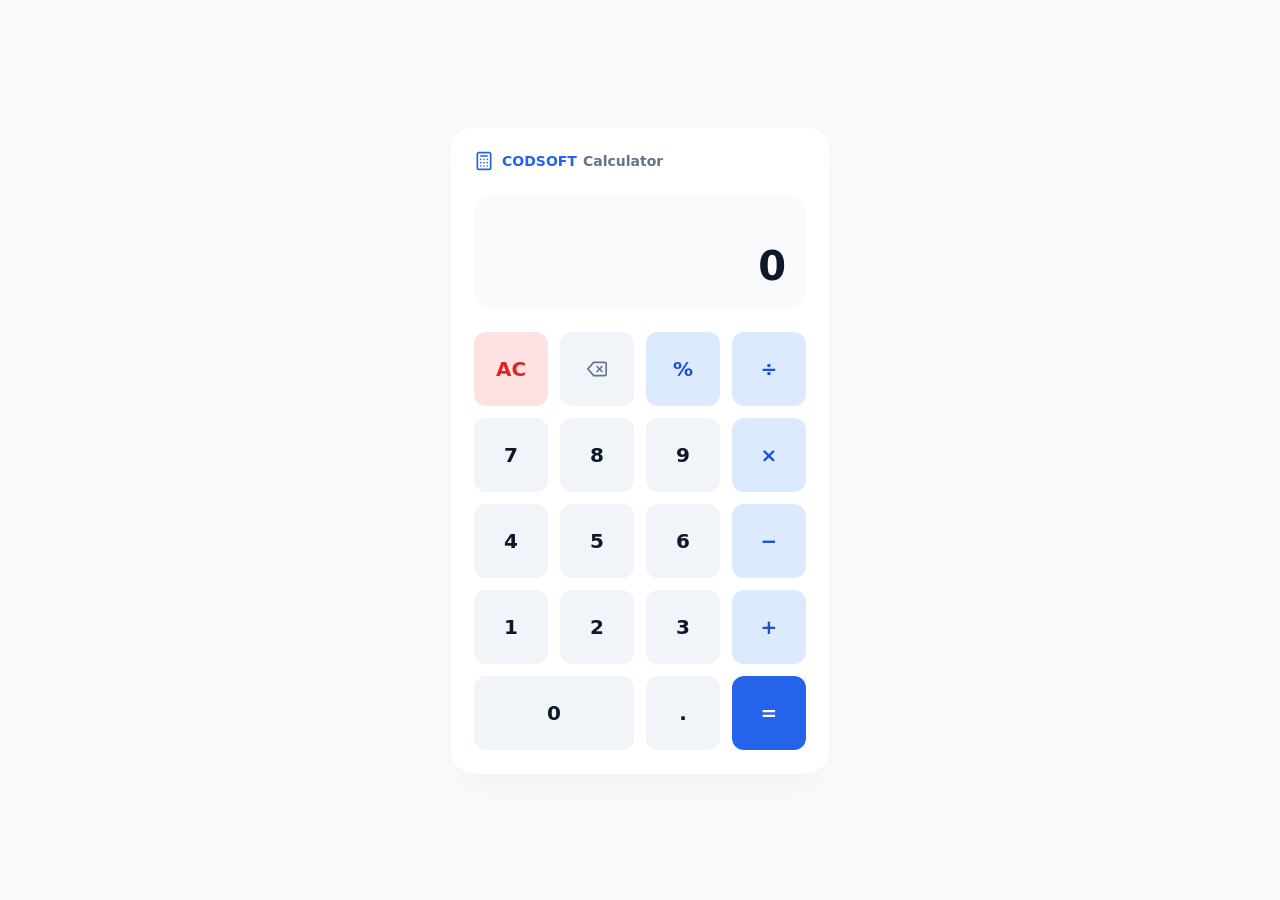
<file: Task-3-Calculator/index.html>
<!DOCTYPE html>
<html lang="en">
<head>
    <meta charset="UTF-8">
    <meta name="viewport" content="width=device-width, initial-scale=1.0">
    <title>CODSOFT Calculator</title>
    <link rel="stylesheet" href="style.css">
    <link rel="icon" href="assets/favicon.svg" type="image/svg+xml">
</head>
<body>
    <main class="app">
        <section class="calculator" aria-label="Calculator">
            <header class="calculator-header">
                <svg class="brand-icon" xmlns="http://www.w3.org/2000/svg" viewBox="0 0 24 24" fill="none" stroke="currentColor" stroke-width="2" stroke-linecap="round" stroke-linejoin="round" aria-hidden="true">
                    <rect x="4" y="2" width="16" height="20" rx="2" ry="2"></rect>
                    <line x1="8" y1="6" x2="16" y2="6"></line>
                    <line x1="16" y1="14" x2="16.01" y2="14"></line>
                    <line x1="16" y1="10" x2="16.01" y2="10"></line>
                    <line x1="16" y1="18" x2="16.01" y2="18"></line>
                    <line x1="12" y1="14" x2="12.01" y2="14"></line>
                    <line x1="12" y1="10" x2="12.01" y2="10"></line>
                    <line x1="12" y1="18" x2="12.01" y2="18"></line>
                    <line x1="8" y1="14" x2="8.01" y2="14"></line>
                    <line x1="8" y1="10" x2="8.01" y2="10"></line>
                    <line x1="8" y1="18" x2="8.01" y2="18"></line>
                </svg>
                <div class="brand-text">
                    <span class="brand-name">CODSOFT</span>
                    <span class="brand-app">Calculator</span>
                </div>
            </header>
            
            <div class="display">
                <div class="expression" id="expression" aria-hidden="true"></div>
                <div class="current-value" id="current-value" aria-live="polite">0</div>
            </div>
            
            <div class="keypad">
                <button class="btn btn-clear" id="btn-clear" aria-label="Clear All">AC</button>
                <button class="btn btn-delete" id="btn-delete" aria-label="Delete">
                    <svg xmlns="http://www.w3.org/2000/svg" viewBox="0 0 24 24" fill="none" stroke="currentColor" stroke-width="2" stroke-linecap="round" stroke-linejoin="round" aria-hidden="true" width="20" height="20">
                        <path d="M21 4H8l-7 8 7 8h13a2 2 0 0 0 2-2V6a2 2 0 0 0-2-2z"></path>
                        <line x1="18" y1="9" x2="12" y2="15"></line>
                        <line x1="12" y1="9" x2="18" y2="15"></line>
                    </svg>
                </button>
                <button class="btn btn-operator" data-action="operator" data-value="%" aria-label="Percentage">%</button>
                <button class="btn btn-operator" data-action="operator" data-value="/" aria-label="Divide">÷</button>
                
                <button class="btn btn-number" data-action="number" data-value="7">7</button>
                <button class="btn btn-number" data-action="number" data-value="8">8</button>
                <button class="btn btn-number" data-action="number" data-value="9">9</button>
                <button class="btn btn-operator" data-action="operator" data-value="*" aria-label="Multiply">×</button>
                
                <button class="btn btn-number" data-action="number" data-value="4">4</button>
                <button class="btn btn-number" data-action="number" data-value="5">5</button>
                <button class="btn btn-number" data-action="number" data-value="6">6</button>
                <button class="btn btn-operator" data-action="operator" data-value="-" aria-label="Subtract">−</button>
                
                <button class="btn btn-number" data-action="number" data-value="1">1</button>
                <button class="btn btn-number" data-action="number" data-value="2">2</button>
                <button class="btn btn-number" data-action="number" data-value="3">3</button>
                <button class="btn btn-operator" data-action="operator" data-value="+" aria-label="Add">+</button>
                
                <button class="btn btn-number btn-zero" data-action="number" data-value="0">0</button>
                <button class="btn btn-number" data-action="decimal" data-value="." aria-label="Decimal">.</button>
                <button class="btn btn-equals" id="btn-equals" aria-label="Equals">=</button>
            </div>
        </section>
    </main>
    <script src="script.js"></script>
</body>
</html>
</file>
<file: Task-1-Portfolio/style.css>
:root {
  /* Color System */
  --bg-primary: #070B14;
  --bg-secondary: #0B1120;
  --surface: #111827;
  --card: #121A2A;
  
  --blue-primary: #2563EB;
  --blue-bright: #3B82F6;
  --blue-light: #60A5FA;
  --cyan: #22D3EE;
  
  --text-primary: #F8FAFC;
  --text-secondary: #94A3B8;
  --text-muted: #64748B;
  
  --border-color: #1E293B;
  --success: #22C55E;

  /* Typography */
  --font-main: "Inter", system-ui, -apple-system, BlinkMacSystemFont, "Segoe UI", sans-serif;
  --font-mono: ui-monospace, SFMono-Regular, Menlo, Monaco, Consolas, monospace;
  
  --nav-height: 80px;
  
  /* Spacing */
  --section-padding: clamp(4rem, 8vw, 8rem);
  --container-max: 1200px;
}

* {
  margin: 0;
  padding: 0;
  box-sizing: border-box;
}

html {
  scroll-behavior: smooth;
}

body {
  font-family: var(--font-main);
  background-color: var(--bg-primary);
  color: var(--text-primary);
  line-height: 1.6;
  overflow-x: hidden;
  position: relative;
}

/* Background Technical Pattern */
.bg-pattern {
  position: fixed;
  top: 0;
  left: 0;
  width: 100vw;
  height: 100vh;
  z-index: -1;
  background-image: 
    linear-gradient(to right, rgba(30, 41, 59, 0.3) 1px, transparent 1px),
    linear-gradient(to bottom, rgba(30, 41, 59, 0.3) 1px, transparent 1px);
  background-size: 40px 40px;
  pointer-events: none;
  opacity: 0.5;
}

/* Base Container */
.container {
  max-width: var(--container-max);
  margin: 0 auto;
  padding: 0 2rem;
}

/* Typography */
h1, h2, h3, h4, h5, h6 {
  color: var(--text-primary);
  line-height: 1.2;
}

h2 {
  font-size: clamp(2rem, 4vw, 3rem);
  margin-bottom: 3rem;
  display: flex;
  align-items: center;
  gap: 1rem;
}

h2::after {
  content: "";
  height: 1px;
  flex: 1;
  background: var(--border-color);
  margin-left: 1rem;
}

p {
  color: var(--text-secondary);
  font-size: 1.125rem;
}

a {
  text-decoration: none;
  color: var(--text-primary);
  transition: color 0.3s ease;
}

/* Buttons */
.btn {
  display: inline-flex;
  align-items: center;
  justify-content: center;
  padding: 0.75rem 1.5rem;
  border-radius: 4px;
  font-weight: 500;
  font-size: 1rem;
  cursor: pointer;
  transition: all 0.3s ease;
  border: 1px solid transparent;
}

.btn-primary {
  background-color: var(--blue-primary);
  color: #fff;
  border-color: var(--blue-primary);
}

.btn-primary:hover, .btn-primary:focus-visible {
  background-color: var(--blue-bright);
  box-shadow: 0 0 15px rgba(59, 130, 246, 0.4);
}

.btn-outline {
  background-color: transparent;
  color: var(--cyan);
  border-color: var(--cyan);
}

.btn-outline:hover, .btn-outline:focus-visible {
  background-color: rgba(34, 211, 238, 0.1);
}

/* Focus States */
:focus-visible {
  outline: 2px solid var(--blue-bright);
  outline-offset: 4px;
}

/* --- NAVIGATION --- */
header {
  position: fixed;
  top: 0;
  width: 100%;
  height: var(--nav-height);
  display: flex;
  align-items: center;
  z-index: 1000;
  transition: all 0.3s ease;
  background-color: transparent;
}

header.scrolled {
  background-color: rgba(11, 17, 32, 0.9);
  backdrop-filter: blur(10px);
  border-bottom: 1px solid var(--border-color);
  box-shadow: 0 4px 20px rgba(0,0,0,0.2);
}

.nav-container {
  display: flex;
  justify-content: space-between;
  align-items: center;
  width: 100%;
}

.logo-link {
  display: flex;
  align-items: center;
}

.logo-svg {
  width: 40px;
  height: 40px;
}

.nav-links {
  display: flex;
  gap: 2rem;
  list-style: none;
}

.nav-links a {
  font-size: 0.9rem;
  font-weight: 500;
  text-transform: uppercase;
  letter-spacing: 1px;
}

.nav-links a:hover {
  color: var(--cyan);
}

.mobile-menu-btn {
  display: none;
  background: transparent;
  border: none;
  cursor: pointer;
  padding: 0.5rem;
}

.mobile-menu-btn svg {
  stroke: var(--text-primary);
}

/* --- HERO SECTION --- */
.hero {
  min-height: 100vh;
  display: flex;
  align-items: center;
  padding-top: var(--nav-height);
  position: relative;
}

.hero-content {
  display: grid;
  grid-template-columns: 1fr 1fr;
  gap: 4rem;
  align-items: center;
}

.hero-text {
  display: flex;
  flex-direction: column;
  gap: 1.5rem;
}

.hero-greeting {
  font-family: var(--font-mono);
  color: var(--cyan);
  font-size: 1rem;
}

.hero-title {
  font-size: clamp(3rem, 6vw, 5rem);
  font-weight: 700;
  color: var(--text-primary);
  line-height: 1.1;
}

.hero-subtitle {
  font-size: clamp(1.5rem, 3vw, 2.25rem);
  color: var(--text-secondary);
  font-weight: 600;
}

.hero-desc {
  max-width: 500px;
  font-size: 1.125rem;
}

.hero-cta {
  display: flex;
  gap: 1rem;
  margin-top: 1rem;
}

.hero-social {
  display: flex;
  gap: 1rem;
  margin-top: 2rem;
}

.hero-social a {
  color: var(--text-secondary);
  transition: color 0.3s;
}

.hero-social a:hover {
  color: var(--blue-light);
}

.hero-visual-container {
  display: flex;
  justify-content: center;
  align-items: center;
  position: relative;
  width: 100%;
  aspect-ratio: 1;
}

.hero-visual {
  width: 100%;
  max-width: 500px;
}

/* Animations for hero visual */
@keyframes pulseNode {
  0% { r: 4; fill: var(--blue-primary); }
  50% { r: 6; fill: var(--cyan); box-shadow: 0 0 10px var(--cyan); }
  100% { r: 4; fill: var(--blue-primary); }
}
.node {
  animation: pulseNode 3s infinite ease-in-out alternate;
}
.node:nth-child(even) {
  animation-delay: 1s;
}

@keyframes drawLine {
  0% { stroke-dashoffset: 1000; }
  100% { stroke-dashoffset: 0; }
}
.connection-line {
  stroke-dasharray: 1000;
  animation: drawLine 4s ease-out forwards;
}

/* --- ABOUT SECTION --- */
.about {
  padding: var(--section-padding) 0;
}

.about-content {
  display: grid;
  grid-template-columns: 1fr 2fr 1.5fr;
  gap: 3rem;
  align-items: start;
}

.about-image-wrapper {
  border-radius: 12px;
  overflow: hidden;
  border: 1px solid var(--border-color);
  aspect-ratio: 4/5;
  background: var(--surface);
  position: relative;
}

.about-image-wrapper::after {
  content: "";
  position: absolute;
  inset: 0;
  border-radius: 12px;
  box-shadow: inset 0 0 0 1px rgba(255,255,255,0.1);
  pointer-events: none;
}

.about-image {
  width: 100%;
  height: 100%;
  object-fit: cover;
  transition: transform 0.3s ease;
}

.about-image-wrapper:hover .about-image {
  transform: scale(1.05);
}

.about-text p {
  margin-bottom: 1.5rem;
}

.about-cards {
  display: grid;
  grid-template-columns: 1fr;
  gap: 1.5rem;
}

.about-card {
  background: var(--surface);
  border: 1px solid var(--border-color);
  padding: 1.5rem;
  border-radius: 8px;
}

.about-card-title {
  font-family: var(--font-mono);
  font-size: 0.875rem;
  color: var(--cyan);
  margin-bottom: 0.5rem;
  text-transform: uppercase;
}

.about-card-text {
  color: var(--text-primary);
  font-weight: 500;
}

/* --- SKILLS SECTION --- */
.skills {
  padding: var(--section-padding) 0;
  background-color: var(--bg-secondary);
}

.skills-grid {
  display: grid;
  grid-template-columns: repeat(auto-fit, minmax(250px, 1fr));
  gap: 2rem;
}

.skill-category {
  background: var(--surface);
  border: 1px solid var(--border-color);
  border-radius: 8px;
  padding: 2rem;
  transition: transform 0.3s ease, border-color 0.3s ease;
}

.skill-category:hover {
  transform: translateY(-5px);
  border-color: var(--blue-primary);
}

.skill-number {
  font-family: var(--font-mono);
  color: var(--blue-primary);
  font-size: 1.25rem;
  font-weight: 700;
  margin-bottom: 1rem;
}

.skill-title {
  font-size: 1.25rem;
  margin-bottom: 1.5rem;
  color: var(--text-primary);
}

.skill-list {
  list-style: none;
  display: flex;
  flex-direction: column;
  gap: 0.75rem;
}

.skill-list li {
  display: flex;
  align-items: center;
  gap: 0.5rem;
  color: var(--text-secondary);
}

.skill-list li::before {
  content: "▹";
  color: var(--cyan);
}

/* --- PROJECTS SECTION --- */
.projects {
  padding: var(--section-padding) 0;
}

.projects-intro {
  margin-bottom: 3rem;
  max-width: 600px;
}

.projects-grid {
  display: grid;
  grid-template-columns: 1fr;
  gap: 4rem;
}

.project-card {
  background: var(--surface);
  border: 1px solid var(--border-color);
  border-radius: 12px;
  overflow: hidden;
  transition: border-color 0.3s ease;
  display: flex;
  flex-direction: column;
}

.project-card:hover {
  border-color: var(--blue-primary);
}

.project-card.featured {
  display: grid;
  grid-template-columns: 1fr 1fr;
  gap: 0;
}

.project-visual {
  background: var(--card);
  padding: 2rem;
  display: flex;
  justify-content: center;
  align-items: center;
  border-bottom: 1px solid var(--border-color);
  position: relative;
  overflow: hidden;
  min-height: 300px;
}

.project-card.featured .project-visual {
  border-bottom: none;
  border-right: 1px solid var(--border-color);
  min-height: 400px;
}

.conceptual-label {
  position: absolute;
  top: 1rem;
  right: 1rem;
  background: rgba(15, 23, 42, 0.8);
  border: 1px solid var(--border-color);
  padding: 0.25rem 0.75rem;
  border-radius: 99px;
  font-family: var(--font-mono);
  font-size: 0.75rem;
  color: var(--text-muted);
}

.project-content {
  padding: 2rem;
  display: flex;
  flex-direction: column;
}

.project-number {
  font-family: var(--font-mono);
  color: var(--blue-primary);
  font-size: 1rem;
  margin-bottom: 0.5rem;
}

.project-title {
  font-size: 1.75rem;
  margin-bottom: 0.5rem;
}

.project-category {
  font-family: var(--font-mono);
  font-size: 0.875rem;
  color: var(--cyan);
  margin-bottom: 1.5rem;
}

.project-desc {
  margin-bottom: 2rem;
  flex: 1;
}

/* Secondary projects grid */
.secondary-projects {
  display: grid;
  grid-template-columns: 1fr 1fr;
  gap: 2rem;
  margin-top: -2rem;
}

/* --- EXPERIENCE & EDUCATION --- */
.experience, .education {
  padding: var(--section-padding) 0;
  background-color: var(--bg-secondary);
}

.timeline {
  display: flex;
  flex-direction: column;
  gap: 2rem;
  border-left: 2px solid var(--border-color);
  padding-left: 2rem;
  margin-left: 1rem;
}

.timeline-item {
  position: relative;
}

.timeline-item::before {
  content: "";
  position: absolute;
  left: -2.55rem;
  top: 0.25rem;
  width: 1rem;
  height: 1rem;
  background: var(--bg-secondary);
  border: 2px solid var(--cyan);
  border-radius: 50%;
}

.timeline-date {
  font-family: var(--font-mono);
  font-size: 0.875rem;
  color: var(--text-muted);
  margin-bottom: 0.5rem;
}

.timeline-title {
  font-size: 1.25rem;
  color: var(--text-primary);
  margin-bottom: 0.25rem;
}

.timeline-subtitle {
  color: var(--blue-primary);
  font-weight: 500;
  margin-bottom: 1rem;
}

.timeline-list {
  list-style: none;
  display: flex;
  flex-direction: column;
  gap: 0.5rem;
}

.timeline-list li {
  position: relative;
  padding-left: 1rem;
  color: var(--text-secondary);
}

.timeline-list li::before {
  content: "▹";
  position: absolute;
  left: 0;
  color: var(--cyan);
}

/* --- CERTIFICATIONS --- */
.certifications {
  padding: var(--section-padding) 0;
}

.cert-grid {
  display: grid;
  grid-template-columns: repeat(auto-fit, minmax(300px, 1fr));
  gap: 2rem;
}

.cert-card {
  background: var(--surface);
  border: 1px solid var(--border-color);
  padding: 2rem;
  border-radius: 8px;
}

.cert-title {
  font-size: 1.125rem;
  margin-bottom: 0.5rem;
}

.cert-issuer {
  color: var(--cyan);
  font-family: var(--font-mono);
  font-size: 0.875rem;
}

/* --- CONTACT / RESUME SECTION --- */
.contact {
  padding: var(--section-padding) 0;
  text-align: center;
  background-color: var(--bg-secondary);
}

.contact-content {
  max-width: 600px;
  margin: 0 auto;
}

.contact-content h2 {
  justify-content: center;
}

.contact-content h2::after {
  display: none;
}

.contact-desc {
  margin-bottom: 3rem;
}

.contact-actions {
  display: flex;
  justify-content: center;
  gap: 1.5rem;
  margin-bottom: 4rem;
}

.contact-info {
  display: grid;
  grid-template-columns: repeat(2, 1fr);
  gap: 2rem;
  text-align: left;
}

.contact-item {
  display: flex;
  flex-direction: column;
  gap: 0.5rem;
}

.contact-label {
  font-family: var(--font-mono);
  font-size: 0.875rem;
  color: var(--cyan);
}

.contact-value {
  color: var(--text-primary);
  font-size: 1.125rem;
  transition: color 0.3s;
}

.contact-value:hover {
  color: var(--blue-light);
}

/* --- FOOTER --- */
footer {
  padding: 3rem 0;
  border-top: 1px solid var(--border-color);
  background: var(--bg-primary);
}

.footer-content {
  display: flex;
  justify-content: space-between;
  align-items: center;
}

.footer-left {
  display: flex;
  flex-direction: column;
  gap: 0.5rem;
}

.footer-logo {
  display: flex;
  align-items: center;
  gap: 1rem;
}

.footer-name {
  font-weight: 600;
  font-size: 1.125rem;
}

.footer-credit {
  font-size: 0.875rem;
  color: var(--text-muted);
}

.footer-right {
  display: flex;
  gap: 1.5rem;
  align-items: center;
}

.back-to-top {
  background: none;
  border: none;
  color: var(--text-muted);
  font-family: var(--font-mono);
  cursor: pointer;
  display: flex;
  align-items: center;
  gap: 0.5rem;
  transition: color 0.3s;
}

.back-to-top:hover {
  color: var(--cyan);
}

/* --- MODAL --- */
.modal-overlay {
  position: fixed;
  top: 0;
  left: 0;
  width: 100vw;
  height: 100vh;
  background: rgba(7, 11, 20, 0.9);
  backdrop-filter: blur(5px);
  z-index: 2000;
  display: flex;
  justify-content: center;
  align-items: center;
  opacity: 0;
  visibility: hidden;
  transition: all 0.3s ease;
}

.modal-overlay.active {
  opacity: 1;
  visibility: visible;
}

.modal-container {
  background: var(--surface);
  border: 1px solid var(--border-color);
  border-radius: 12px;
  width: 90%;
  max-width: 800px;
  max-height: 90vh;
  overflow-y: auto;
  position: relative;
  transform: translateY(20px);
  transition: transform 0.3s ease;
}

.modal-overlay.active .modal-container {
  transform: translateY(0);
}

.modal-close {
  position: absolute;
  top: 1rem;
  right: 1rem;
  background: var(--bg-primary);
  border: 1px solid var(--border-color);
  color: var(--text-primary);
  width: 40px;
  height: 40px;
  border-radius: 50%;
  display: flex;
  justify-content: center;
  align-items: center;
  cursor: pointer;
  z-index: 10;
  transition: all 0.3s;
}

.modal-close:hover {
  background: var(--border-color);
  color: var(--cyan);
}

.modal-content {
  padding: 3rem;
}

.modal-visual {
  width: 100%;
  height: 250px;
  background: var(--card);
  margin-bottom: 2rem;
  border-radius: 8px;
  display: flex;
  justify-content: center;
  align-items: center;
  border: 1px solid var(--border-color);
}

.modal-body h3 {
  font-size: 2rem;
  margin-bottom: 0.5rem;
}

.modal-body .category {
  font-family: var(--font-mono);
  color: var(--cyan);
  font-size: 0.875rem;
  margin-bottom: 2rem;
  display: block;
}

.modal-body h4 {
  font-size: 1.25rem;
  margin: 1.5rem 0 1rem;
  color: var(--text-primary);
}

.modal-list {
  list-style: none;
  padding: 0;
}

.modal-list li {
  position: relative;
  padding-left: 1.5rem;
  margin-bottom: 0.5rem;
  color: var(--text-secondary);
}

.modal-list li::before {
  content: "▹";
  position: absolute;
  left: 0;
  color: var(--cyan);
}

/* --- SCROLL REVEAL --- */
.reveal {
  opacity: 0;
  transform: translateY(30px);
  transition: all 0.6s cubic-bezier(0.5, 0, 0, 1);
}

.reveal.active {
  opacity: 1;
  transform: translateY(0);
}

/* --- RESPONSIVE DESIGN --- */
@media (max-width: 1024px) {
  .hero-content {
    grid-template-columns: 1fr;
    text-align: center;
  }
  
  .hero-text {
    align-items: center;
  }
  
  .hero-desc {
    margin: 0 auto;
  }
  
  .about-content {
    grid-template-columns: 1fr;
    gap: 2rem;
  }
  
  .about-image-wrapper {
    max-width: 250px;
    margin: 0 auto;
  }
  
  .project-card.featured {
    grid-template-columns: 1fr;
  }
  
  .project-card.featured .project-visual {
    border-right: none;
    border-bottom: 1px solid var(--border-color);
    min-height: 300px;
  }
}

@media (max-width: 768px) {
  .nav-links {
    position: fixed;
    top: var(--nav-height);
    left: 0;
    width: 100%;
    height: calc(100vh - var(--nav-height));
    background: rgba(11, 17, 32, 0.95);
    backdrop-filter: blur(10px);
    flex-direction: column;
    justify-content: center;
    align-items: center;
    gap: 3rem;
    transform: translateX(100%);
    transition: transform 0.3s ease;
  }

  .nav-links.active {
    transform: translateX(0);
  }

  .mobile-menu-btn {
    display: block;
  }
  
  .secondary-projects {
    grid-template-columns: 1fr;
  }
  
  .contact-info {
    grid-template-columns: 1fr;
  }
  
  .footer-content {
    flex-direction: column;
    gap: 2rem;
    text-align: center;
  }
}

@media (max-width: 430px) {
  .contact-actions {
    flex-direction: column;
  }
  
  .modal-content {
    padding: 1.5rem;
  }
}

/* Reduced Motion */
@media (prefers-reduced-motion: reduce) {
  html {
    scroll-behavior: auto;
  }
  
  *,
  *::before,
  *::after {
    animation-duration: 0.01ms !important;
    animation-iteration-count: 1 !important;
    transition-duration: 0.01ms !important;
    scroll-behavior: auto !important;
  }
  
  .reveal {
    opacity: 1;
    transform: none;
  }
}
</file>
<file: Task-2-Landing-Page/style.css>
/* ============================================
   NEXORA — Landing Page Stylesheet
   ============================================
   Table of Contents:
   1. Reset & Base
   2. CSS Variables (Design Tokens)
   3. Typography
   4. Layout / Container
   5. Buttons
   6. Section Header (reusable)
   7. Header / Navigation
   8. Mobile Menu
   9. Hero
   10. Dashboard Visualization
   11. Stats
   12. Features
   13. Solutions
   14. Process
   15. Highlight CTA
   16. Testimonials
   17. FAQ
   18. Final CTA
   19. Footer
   20. Scroll Reveal Animations
   21. Responsive Breakpoints
   22. Accessibility / Reduced Motion
   ============================================ */

/* ──────────────────────────────
   1. Reset & Base
   ────────────────────────────── */
*,
*::before,
*::after {
  margin: 0;
  padding: 0;
  box-sizing: border-box;
}

html {
  scroll-behavior: smooth;
  -webkit-text-size-adjust: 100%;
}

body {
  font-family: 'Inter', ui-sans-serif, system-ui, -apple-system, BlinkMacSystemFont, "Segoe UI", sans-serif;
  background-color: var(--bg);
  color: var(--text);
  line-height: 1.6;
  overflow-x: hidden;
  -webkit-font-smoothing: antialiased;
  -moz-osx-font-smoothing: grayscale;
}

img, svg {
  display: block;
  max-width: 100%;
}

a {
  color: inherit;
  text-decoration: none;
}

ul {
  list-style: none;
}

button {
  font: inherit;
  border: none;
  background: none;
  color: inherit;
  cursor: pointer;
}

/* ──────────────────────────────
   2. CSS Variables (Design Tokens)
   ────────────────────────────── */
:root {
  /* Colors */
  --bg: #050816;
  --surface: #0B1224;
  --surface-2: #101A30;
  --surface-3: #162040;
  --primary: #4F7CFF;
  --primary-bright: #6EA8FF;
  --primary-dark: #3A5FCC;
  --cyan: #22D3EE;
  --green: #34D399;
  --yellow: #FBBF24;
  --red: #F87171;
  --text: #F8FAFC;
  --text-secondary: #CBD5E1;
  --muted: #94A3B8;
  --border: rgba(148, 163, 184, 0.12);
  --border-strong: rgba(148, 163, 184, 0.2);

  /* Spacing */
  --space-xs: 0.25rem;
  --space-sm: 0.5rem;
  --space-md: 1rem;
  --space-lg: 1.5rem;
  --space-xl: 2rem;
  --space-2xl: 3rem;
  --space-3xl: 4rem;
  --space-4xl: 6rem;
  --space-5xl: 8rem;

  /* Radius */
  --radius-sm: 6px;
  --radius-md: 10px;
  --radius-lg: 16px;
  --radius-xl: 20px;
  --radius-full: 9999px;

  /* Shadows */
  --shadow-sm: 0 1px 3px rgba(0, 0, 0, 0.3);
  --shadow-md: 0 4px 16px rgba(0, 0, 0, 0.3);
  --shadow-lg: 0 8px 32px rgba(0, 0, 0, 0.4);
  --shadow-glow: 0 0 40px rgba(79, 124, 255, 0.15);

  /* Transitions */
  --transition-fast: 150ms ease;
  --transition-base: 250ms ease;
  --transition-slow: 400ms ease;

  /* Header */
  --header-height: 72px;
}

/* ──────────────────────────────
   3. Typography
   ────────────────────────────── */
h1, h2, h3, h4, h5, h6 {
  line-height: 1.2;
  font-weight: 700;
  color: var(--text);
}

p {
  color: var(--text-secondary);
}

/* ──────────────────────────────
   4. Layout / Container
   ────────────────────────────── */
.container {
  width: 100%;
  max-width: 1200px;
  margin: 0 auto;
  padding: 0 var(--space-lg);
}

section {
  padding: var(--space-5xl) 0;
  position: relative;
}

/* ──────────────────────────────
   5. Buttons
   ────────────────────────────── */
.btn {
  display: inline-flex;
  align-items: center;
  justify-content: center;
  gap: var(--space-sm);
  font-weight: 600;
  font-size: 0.9rem;
  border-radius: var(--radius-md);
  transition: all var(--transition-base);
  white-space: nowrap;
  cursor: pointer;
  border: none;
  text-decoration: none;
}

.btn:focus-visible {
  outline: 2px solid var(--primary-bright);
  outline-offset: 2px;
}

.btn--primary {
  background: var(--primary);
  color: #fff;
  box-shadow: 0 2px 12px rgba(79, 124, 255, 0.3);
}

.btn--primary:hover {
  background: var(--primary-bright);
  box-shadow: 0 4px 20px rgba(79, 124, 255, 0.4);
  transform: translateY(-1px);
}

.btn--outline {
  background: transparent;
  color: var(--text-secondary);
  border: 1px solid var(--border-strong);
}

.btn--outline:hover {
  border-color: var(--primary);
  color: var(--text);
  background: rgba(79, 124, 255, 0.06);
}

.btn--sm {
  padding: 0.5rem 1.25rem;
  font-size: 0.8125rem;
}

.btn--lg {
  padding: 0.8rem 1.75rem;
  font-size: 0.9375rem;
}

/* ──────────────────────────────
   6. Section Header (reusable)
   ────────────────────────────── */
.section-header {
  text-align: center;
  max-width: 640px;
  margin: 0 auto var(--space-3xl);
}

.section-header__title {
  font-size: clamp(1.5rem, 4vw, 2.25rem);
  margin-bottom: var(--space-md);
}

.section-header__text {
  font-size: clamp(0.9rem, 2vw, 1.0625rem);
  color: var(--muted);
  line-height: 1.7;
}

/* ──────────────────────────────
   7. Header / Navigation
   ────────────────────────────── */
.header {
  position: fixed;
  top: 0;
  left: 0;
  right: 0;
  z-index: 1000;
  height: var(--header-height);
  background: rgba(5, 8, 22, 0.8);
  backdrop-filter: blur(16px);
  -webkit-backdrop-filter: blur(16px);
  border-bottom: 1px solid var(--border);
  transition: background var(--transition-base);
}

.header__inner {
  display: flex;
  align-items: center;
  justify-content: space-between;
  height: 100%;
}

.header__logo {
  display: flex;
  align-items: center;
  gap: var(--space-sm);
  font-weight: 700;
  font-size: 1.1rem;
  letter-spacing: 0.04em;
  z-index: 10;
}

.header__logo:focus-visible {
  outline: 2px solid var(--primary-bright);
  outline-offset: 4px;
  border-radius: 4px;
}

.header__logo-icon {
  flex-shrink: 0;
}

.header__nav {
  display: flex;
  align-items: center;
}

.header__nav-list {
  display: flex;
  align-items: center;
  gap: var(--space-xl);
}

.header__nav-link {
  font-size: 0.875rem;
  font-weight: 500;
  color: var(--muted);
  transition: color var(--transition-fast);
  position: relative;
  padding: var(--space-xs) 0;
}

.header__nav-link::after {
  content: '';
  position: absolute;
  bottom: -2px;
  left: 0;
  width: 0;
  height: 2px;
  background: var(--primary);
  border-radius: 1px;
  transition: width var(--transition-base);
}

.header__nav-link:hover,
.header__nav-link.active {
  color: var(--text);
}

.header__nav-link:hover::after,
.header__nav-link.active::after {
  width: 100%;
}

.header__nav-link:focus-visible {
  outline: 2px solid var(--primary-bright);
  outline-offset: 4px;
  border-radius: 2px;
}

.header__cta {
  z-index: 10;
}

.header__hamburger {
  display: none;
  flex-direction: column;
  justify-content: center;
  align-items: center;
  gap: 5px;
  width: 40px;
  height: 40px;
  z-index: 10;
  border-radius: var(--radius-sm);
}

.header__hamburger:focus-visible {
  outline: 2px solid var(--primary-bright);
  outline-offset: 2px;
}

.header__hamburger-line {
  display: block;
  width: 22px;
  height: 2px;
  background: var(--text);
  border-radius: 2px;
  transition: all var(--transition-base);
}

/* Hamburger active state */
.header__hamburger.is-active .header__hamburger-line:nth-child(1) {
  transform: translateY(7px) rotate(45deg);
}

.header__hamburger.is-active .header__hamburger-line:nth-child(2) {
  opacity: 0;
}

.header__hamburger.is-active .header__hamburger-line:nth-child(3) {
  transform: translateY(-7px) rotate(-45deg);
}

/* ──────────────────────────────
   8. Mobile Menu
   ────────────────────────────── */
.mobile-menu {
  position: fixed;
  top: var(--header-height);
  left: 0;
  right: 0;
  bottom: 0;
  background: rgba(5, 8, 22, 0.97);
  backdrop-filter: blur(20px);
  -webkit-backdrop-filter: blur(20px);
  display: flex;
  flex-direction: column;
  padding: var(--space-2xl) var(--space-lg);
  z-index: 999;
  opacity: 0;
  visibility: hidden;
  transform: translateY(-10px);
  transition: all var(--transition-slow);
}

.mobile-menu.is-open {
  opacity: 1;
  visibility: visible;
  transform: translateY(0);
}

.mobile-menu__list {
  display: flex;
  flex-direction: column;
  gap: var(--space-xs);
}

.mobile-menu__link {
  display: block;
  padding: var(--space-md) var(--space-sm);
  font-size: 1.1rem;
  font-weight: 500;
  color: var(--text-secondary);
  border-radius: var(--radius-sm);
  transition: all var(--transition-fast);
}

.mobile-menu__link:hover,
.mobile-menu__link:focus-visible {
  color: var(--text);
  background: rgba(79, 124, 255, 0.08);
}

.mobile-menu__link:focus-visible {
  outline: 2px solid var(--primary-bright);
  outline-offset: 2px;
}

.mobile-menu__cta {
  margin-top: var(--space-xl);
  width: 100%;
  text-align: center;
  padding: var(--space-md);
}

/* ──────────────────────────────
   9. Hero
   ────────────────────────────── */
.hero {
  padding-top: calc(var(--header-height) + var(--space-4xl));
  padding-bottom: var(--space-4xl);
  position: relative;
  overflow: hidden;
}

.hero__inner {
  display: grid;
  grid-template-columns: 1fr 1fr;
  gap: var(--space-3xl);
  align-items: center;
}

.hero__eyebrow {
  display: inline-block;
  font-size: 0.75rem;
  font-weight: 600;
  letter-spacing: 0.12em;
  color: var(--primary-bright);
  background: rgba(79, 124, 255, 0.1);
  border: 1px solid rgba(79, 124, 255, 0.2);
  border-radius: var(--radius-full);
  padding: 0.375rem 1rem;
  margin-bottom: var(--space-lg);
}

.hero__heading {
  font-size: clamp(2rem, 5.5vw, 3.5rem);
  font-weight: 800;
  line-height: 1.1;
  margin-bottom: var(--space-lg);
  letter-spacing: -0.02em;
}

.hero__heading-accent {
  background: linear-gradient(135deg, var(--primary-bright) 0%, var(--cyan) 100%);
  -webkit-background-clip: text;
  -webkit-text-fill-color: transparent;
  background-clip: text;
}

.hero__text {
  font-size: clamp(0.95rem, 2vw, 1.125rem);
  max-width: 500px;
  line-height: 1.7;
  margin-bottom: var(--space-xl);
  color: var(--muted);
}

.hero__actions {
  display: flex;
  gap: var(--space-md);
  flex-wrap: wrap;
  margin-bottom: var(--space-xl);
}

.hero__trust-line {
  font-size: 0.8125rem;
  color: var(--muted);
  opacity: 0.7;
}

.hero__bg-glow {
  position: absolute;
  top: -20%;
  right: -10%;
  width: 700px;
  height: 700px;
  border-radius: 50%;
  background: radial-gradient(circle, rgba(79, 124, 255, 0.08) 0%, transparent 70%);
  pointer-events: none;
  z-index: -1;
}

/* ──────────────────────────────
   10. Dashboard Visualization (Hero)
   ────────────────────────────── */
.dashboard {
  position: relative;
  background: var(--surface);
  border: 1px solid var(--border);
  border-radius: var(--radius-lg);
  overflow: hidden;
  box-shadow: var(--shadow-lg), var(--shadow-glow);
}

.dashboard__header {
  display: flex;
  align-items: center;
  gap: var(--space-md);
  padding: var(--space-md) var(--space-lg);
  background: var(--surface-2);
  border-bottom: 1px solid var(--border);
}

.dashboard__dots {
  display: flex;
  gap: 6px;
}

.dashboard__dot {
  width: 10px;
  height: 10px;
  border-radius: 50%;
}

.dashboard__dot--red { background: var(--red); }
.dashboard__dot--yellow { background: var(--yellow); }
.dashboard__dot--green { background: var(--green); }

.dashboard__title {
  font-size: 0.75rem;
  color: var(--muted);
  font-family: 'Courier New', monospace;
}

.dashboard__body {
  padding: var(--space-lg);
  display: flex;
  flex-direction: column;
  gap: var(--space-lg);
}

.dashboard__metrics {
  display: grid;
  grid-template-columns: repeat(3, 1fr);
  gap: var(--space-sm);
}

.dashboard__metric-card {
  background: var(--surface-2);
  border: 1px solid var(--border);
  border-radius: var(--radius-md);
  padding: var(--space-md);
  display: flex;
  flex-direction: column;
  gap: 4px;
}

.dashboard__metric-label {
  font-size: 0.65rem;
  color: var(--muted);
  text-transform: uppercase;
  letter-spacing: 0.05em;
}

.dashboard__metric-value {
  font-size: 1.1rem;
  font-weight: 700;
  color: var(--text);
}

.dashboard__metric-change {
  font-size: 0.65rem;
  font-weight: 600;
}

.dashboard__metric-change--up { color: var(--green); }
.dashboard__metric-change--neutral { color: var(--muted); }

.dashboard__chart {
  background: var(--surface-2);
  border: 1px solid var(--border);
  border-radius: var(--radius-md);
  padding: var(--space-md);
}

.dashboard__chart-header {
  display: flex;
  justify-content: space-between;
  align-items: center;
  margin-bottom: var(--space-sm);
}

.dashboard__chart-title {
  font-size: 0.75rem;
  font-weight: 600;
  color: var(--text-secondary);
}

.dashboard__chart-period {
  font-size: 0.65rem;
  color: var(--muted);
}

.dashboard__chart-svg {
  width: 100%;
  height: 80px;
}

.dashboard__chart-dot {
  animation: pulse-dot 2s ease-in-out infinite;
}

@keyframes pulse-dot {
  0%, 100% { r: 4; opacity: 1; }
  50% { r: 6; opacity: 0.7; }
}

.dashboard__bottom-row {
  display: grid;
  grid-template-columns: 1.4fr 1fr;
  gap: var(--space-sm);
}

.dashboard__activity {
  background: var(--surface-2);
  border: 1px solid var(--border);
  border-radius: var(--radius-md);
  padding: var(--space-md);
}

.dashboard__activity-label {
  display: block;
  font-size: 0.7rem;
  font-weight: 600;
  color: var(--text-secondary);
  margin-bottom: var(--space-sm);
}

.dashboard__activity-item {
  display: flex;
  align-items: center;
  gap: var(--space-sm);
  padding: 4px 0;
  font-size: 0.65rem;
}

.dashboard__activity-dot {
  width: 6px;
  height: 6px;
  border-radius: 50%;
  flex-shrink: 0;
}

.dashboard__activity-dot--blue { background: var(--primary); }
.dashboard__activity-dot--cyan { background: var(--cyan); }
.dashboard__activity-dot--green { background: var(--green); }

.dashboard__activity-text {
  color: var(--text-secondary);
  flex: 1;
  min-width: 0;
  overflow: hidden;
  text-overflow: ellipsis;
  white-space: nowrap;
}

.dashboard__activity-time {
  color: var(--muted);
  flex-shrink: 0;
}

.dashboard__nodes {
  background: var(--surface-2);
  border: 1px solid var(--border);
  border-radius: var(--radius-md);
  padding: var(--space-sm);
  display: flex;
  align-items: center;
  justify-content: center;
}

.dashboard__nodes-svg {
  width: 100%;
  max-height: 90px;
}

.dashboard__node-pulse {
  animation: node-pulse 3s ease-in-out infinite;
}

@keyframes node-pulse {
  0%, 100% { stroke-opacity: 1; }
  50% { stroke-opacity: 0.4; stroke-width: 2.5; }
}

/* Floating elements */
.dashboard__float {
  position: absolute;
  display: flex;
  align-items: center;
  gap: 6px;
  padding: 6px 12px;
  background: var(--surface-2);
  border: 1px solid var(--border);
  border-radius: var(--radius-full);
  font-size: 0.7rem;
  font-weight: 600;
  color: var(--text-secondary);
  box-shadow: var(--shadow-md);
  animation: float 6s ease-in-out infinite;
}

.dashboard__float--1 {
  top: -12px;
  right: 24px;
  animation-delay: 0s;
}

.dashboard__float--2 {
  bottom: 24px;
  left: -16px;
  animation-delay: 2s;
}

.dashboard__float-indicator {
  width: 8px;
  height: 8px;
  border-radius: 50%;
  background: var(--green);
  animation: blink 2s ease-in-out infinite;
}

@keyframes float {
  0%, 100% { transform: translateY(0); }
  50% { transform: translateY(-6px); }
}

@keyframes blink {
  0%, 100% { opacity: 1; }
  50% { opacity: 0.3; }
}

/* ──────────────────────────────
   11. Stats
   ────────────────────────────── */
.stats {
  padding: var(--space-3xl) 0;
  border-top: 1px solid var(--border);
  border-bottom: 1px solid var(--border);
  background: var(--surface);
}

.stats__grid {
  display: grid;
  grid-template-columns: repeat(4, 1fr);
  gap: var(--space-xl);
}

.stats__item {
  text-align: center;
  padding: var(--space-lg) var(--space-md);
}

.stats__number {
  display: block;
  font-size: clamp(1.75rem, 4vw, 2.5rem);
  font-weight: 800;
  background: linear-gradient(135deg, var(--text) 0%, var(--primary-bright) 100%);
  -webkit-background-clip: text;
  -webkit-text-fill-color: transparent;
  background-clip: text;
  margin-bottom: var(--space-xs);
}

.stats__label {
  font-size: 0.8125rem;
  color: var(--muted);
  font-weight: 500;
}

/* ──────────────────────────────
   12. Features
   ────────────────────────────── */
.features {
  background: var(--bg);
}

.features__grid {
  display: grid;
  grid-template-columns: repeat(3, 1fr);
  gap: var(--space-xl);
}

.feature-card {
  background: var(--surface);
  border: 1px solid var(--border);
  border-radius: var(--radius-lg);
  padding: var(--space-2xl);
  transition: all var(--transition-base);
  position: relative;
  overflow: hidden;
}

.feature-card::before {
  content: '';
  position: absolute;
  top: 0;
  left: 0;
  right: 0;
  height: 2px;
  background: linear-gradient(90deg, var(--primary) 0%, var(--cyan) 100%);
  opacity: 0;
  transition: opacity var(--transition-base);
}

.feature-card:hover {
  border-color: rgba(79, 124, 255, 0.25);
  transform: translateY(-4px);
  box-shadow: var(--shadow-lg);
}

.feature-card:hover::before {
  opacity: 1;
}

.feature-card__icon {
  display: flex;
  align-items: center;
  justify-content: center;
  width: 48px;
  height: 48px;
  border-radius: var(--radius-md);
  background: rgba(79, 124, 255, 0.1);
  border: 1px solid rgba(79, 124, 255, 0.15);
  color: var(--primary-bright);
  margin-bottom: var(--space-lg);
}

.feature-card__title {
  font-size: 1.0625rem;
  font-weight: 700;
  margin-bottom: var(--space-sm);
}

.feature-card__text {
  font-size: 0.875rem;
  color: var(--muted);
  line-height: 1.65;
}

/* ──────────────────────────────
   13. Solutions
   ────────────────────────────── */
.solutions {
  background: var(--surface);
}

.solutions__inner {
  display: grid;
  grid-template-columns: 1.1fr 1fr;
  gap: var(--space-4xl);
  align-items: center;
}

/* Solutions Dashboard Visualization */
.solutions-dash {
  display: flex;
  background: var(--bg);
  border: 1px solid var(--border);
  border-radius: var(--radius-lg);
  overflow: hidden;
  box-shadow: var(--shadow-lg);
}

.solutions-dash__sidebar {
  display: flex;
  flex-direction: column;
  gap: var(--space-md);
  padding: var(--space-lg) var(--space-md);
  background: var(--surface-2);
  border-right: 1px solid var(--border);
}

.solutions-dash__sidebar-icon {
  display: flex;
  align-items: center;
  justify-content: center;
  width: 36px;
  height: 36px;
  border-radius: var(--radius-sm);
  color: var(--muted);
  transition: all var(--transition-fast);
}

.solutions-dash__sidebar-icon--active {
  background: rgba(79, 124, 255, 0.12);
  color: var(--primary-bright);
}

.solutions-dash__content {
  flex: 1;
  padding: var(--space-lg);
  display: flex;
  flex-direction: column;
  gap: var(--space-md);
  min-width: 0;
}

.solutions-dash__top {
  padding-bottom: var(--space-sm);
  border-bottom: 1px solid var(--border);
}

.solutions-dash__breadcrumb {
  font-size: 0.7rem;
  color: var(--muted);
}

.solutions-dash__kanban {
  display: grid;
  grid-template-columns: repeat(3, 1fr);
  gap: var(--space-sm);
}

.solutions-dash__column {
  display: flex;
  flex-direction: column;
  gap: 6px;
}

.solutions-dash__column-head {
  font-size: 0.6rem;
  font-weight: 700;
  text-transform: uppercase;
  letter-spacing: 0.06em;
  padding: 4px 8px;
  border-radius: 4px;
  margin-bottom: 4px;
}

.solutions-dash__column-head--blue {
  background: rgba(79, 124, 255, 0.15);
  color: var(--primary-bright);
}

.solutions-dash__column-head--cyan {
  background: rgba(34, 211, 238, 0.12);
  color: var(--cyan);
}

.solutions-dash__column-head--green {
  background: rgba(52, 211, 153, 0.12);
  color: var(--green);
}

.solutions-dash__card {
  background: var(--surface-2);
  border: 1px solid var(--border);
  border-radius: 6px;
  padding: 8px 10px;
  font-size: 0.65rem;
  color: var(--text-secondary);
}

.solutions-dash__card--active {
  border-color: rgba(34, 211, 238, 0.3);
}

.solutions-dash__progress {
  display: flex;
  align-items: center;
  gap: var(--space-sm);
  padding-top: var(--space-sm);
  border-top: 1px solid var(--border);
}

.solutions-dash__progress-label {
  font-size: 0.65rem;
  color: var(--muted);
  white-space: nowrap;
}

.solutions-dash__progress-bar {
  flex: 1;
  height: 4px;
  background: var(--surface-2);
  border-radius: 2px;
  overflow: hidden;
}

.solutions-dash__progress-fill {
  height: 100%;
  background: linear-gradient(90deg, var(--primary), var(--cyan));
  border-radius: 2px;
}

.solutions-dash__progress-value {
  font-size: 0.65rem;
  font-weight: 700;
  color: var(--cyan);
}

/* Solutions Content */
.solutions__eyebrow {
  display: inline-block;
  font-size: 0.75rem;
  font-weight: 700;
  letter-spacing: 0.1em;
  color: var(--primary-bright);
  margin-bottom: var(--space-md);
}

.solutions__heading {
  font-size: clamp(1.5rem, 4vw, 2.25rem);
  margin-bottom: var(--space-lg);
}

.solutions__text {
  font-size: 0.9375rem;
  color: var(--muted);
  line-height: 1.7;
  margin-bottom: var(--space-2xl);
}

.solutions__steps {
  display: flex;
  flex-direction: column;
  gap: var(--space-lg);
  margin-bottom: var(--space-2xl);
}

.solutions__step {
  display: flex;
  gap: var(--space-lg);
  align-items: flex-start;
}

.solutions__step-num {
  font-size: 0.8125rem;
  font-weight: 700;
  color: var(--primary);
  flex-shrink: 0;
  padding-top: 2px;
}

.solutions__step-title {
  font-size: 1rem;
  font-weight: 700;
  margin-bottom: 4px;
}

.solutions__step-text {
  font-size: 0.875rem;
  color: var(--muted);
}

.solutions__cta-link {
  font-size: 0.9375rem;
  font-weight: 600;
  color: var(--primary-bright);
  transition: color var(--transition-fast);
}

.solutions__cta-link:hover {
  color: var(--cyan);
}

.solutions__cta-link:focus-visible {
  outline: 2px solid var(--primary-bright);
  outline-offset: 4px;
  border-radius: 2px;
}

/* ──────────────────────────────
   14. Process
   ────────────────────────────── */
.process {
  background: var(--bg);
}

.process__timeline {
  display: grid;
  grid-template-columns: repeat(4, 1fr);
  gap: var(--space-xl);
  position: relative;
}

.process__timeline::before {
  content: '';
  position: absolute;
  top: 28px;
  left: calc(12.5% + 10px);
  right: calc(12.5% + 10px);
  height: 2px;
  background: linear-gradient(90deg, var(--primary) 0%, var(--cyan) 100%);
  opacity: 0.3;
}

.process__step {
  text-align: center;
  position: relative;
}

.process__step-number {
  display: inline-flex;
  align-items: center;
  justify-content: center;
  width: 56px;
  height: 56px;
  border-radius: 50%;
  background: var(--surface);
  border: 2px solid var(--primary);
  font-weight: 800;
  font-size: 0.875rem;
  color: var(--primary-bright);
  margin-bottom: var(--space-lg);
  position: relative;
  z-index: 1;
}

.process__step-connector {
  display: none;
}

.process__step-title {
  font-size: 1.0625rem;
  font-weight: 700;
  margin-bottom: var(--space-sm);
}

.process__step-text {
  font-size: 0.8125rem;
  color: var(--muted);
  line-height: 1.6;
  max-width: 220px;
  margin: 0 auto;
}

/* ──────────────────────────────
   15. Highlight CTA
   ────────────────────────────── */
.highlight {
  position: relative;
  overflow: hidden;
  background: var(--surface);
}

.highlight__bg {
  position: absolute;
  inset: 0;
  pointer-events: none;
}

.highlight__grid-lines {
  position: absolute;
  inset: 0;
  background-image:
    linear-gradient(rgba(79, 124, 255, 0.04) 1px, transparent 1px),
    linear-gradient(90deg, rgba(79, 124, 255, 0.04) 1px, transparent 1px);
  background-size: 60px 60px;
}

.highlight__glow {
  position: absolute;
  top: 50%;
  left: 50%;
  transform: translate(-50%, -50%);
  width: 600px;
  height: 400px;
  border-radius: 50%;
  background: radial-gradient(circle, rgba(79, 124, 255, 0.1) 0%, transparent 70%);
}

.highlight__inner {
  position: relative;
  z-index: 1;
}

.highlight__content {
  text-align: center;
  max-width: 640px;
  margin: 0 auto;
}

.highlight__heading {
  font-size: clamp(1.5rem, 4vw, 2.25rem);
  margin-bottom: var(--space-lg);
}

.highlight__text {
  font-size: clamp(0.9rem, 2vw, 1.0625rem);
  color: var(--muted);
  line-height: 1.7;
  margin-bottom: var(--space-2xl);
}

/* ──────────────────────────────
   16. Testimonials
   ────────────────────────────── */
.testimonials {
  background: var(--bg);
}

.testimonials__grid {
  display: grid;
  grid-template-columns: repeat(3, 1fr);
  gap: var(--space-xl);
}

.testimonial-card {
  background: var(--surface);
  border: 1px solid var(--border);
  border-radius: var(--radius-lg);
  padding: var(--space-2xl);
  transition: all var(--transition-base);
}

.testimonial-card:hover {
  border-color: rgba(79, 124, 255, 0.2);
  transform: translateY(-2px);
}

.testimonial-card__quote {
  margin-bottom: var(--space-xl);
}

.testimonial-card__quote p {
  font-size: 0.9375rem;
  color: var(--text-secondary);
  line-height: 1.7;
  font-style: italic;
}

.testimonial-card__author {
  display: flex;
  align-items: center;
  gap: var(--space-md);
}

.testimonial-card__avatar {
  width: 40px;
  height: 40px;
  border-radius: 50%;
  background: linear-gradient(135deg, var(--primary) 0%, var(--cyan) 100%);
  display: flex;
  align-items: center;
  justify-content: center;
  font-size: 0.75rem;
  font-weight: 700;
  color: #fff;
  flex-shrink: 0;
}

.testimonial-card__info {
  display: flex;
  flex-direction: column;
}

.testimonial-card__name {
  font-size: 0.875rem;
  font-weight: 700;
  color: var(--text);
}

.testimonial-card__role {
  font-size: 0.75rem;
  color: var(--muted);
}

/* ──────────────────────────────
   17. FAQ
   ────────────────────────────── */
.faq {
  background: var(--surface);
}

.faq__list {
  max-width: 720px;
  margin: 0 auto;
}

.faq__item {
  border-bottom: 1px solid var(--border);
}

.faq__item:first-child {
  border-top: 1px solid var(--border);
}

.faq__question {
  display: flex;
  align-items: center;
  justify-content: space-between;
  width: 100%;
  padding: var(--space-lg) 0;
  font-size: 0.9375rem;
  font-weight: 600;
  color: var(--text);
  text-align: left;
  transition: color var(--transition-fast);
}

.faq__question:hover {
  color: var(--primary-bright);
}

.faq__question:focus-visible {
  outline: 2px solid var(--primary-bright);
  outline-offset: 2px;
  border-radius: 4px;
}

.faq__chevron {
  flex-shrink: 0;
  transition: transform var(--transition-base);
  color: var(--muted);
  width: 20px;
  height: 20px;
}

.faq__item.is-open .faq__chevron {
  transform: rotate(180deg);
}

.faq__answer {
  max-height: 0;
  overflow: hidden;
  transition: max-height var(--transition-slow), padding var(--transition-slow);
}

.faq__item.is-open .faq__answer {
  max-height: 300px;
}

.faq__answer p {
  padding-bottom: var(--space-lg);
  font-size: 0.875rem;
  color: var(--muted);
  line-height: 1.7;
}

/* ──────────────────────────────
   18. Final CTA
   ────────────────────────────── */
.final-cta {
  background: var(--bg);
  position: relative;
  overflow: hidden;
}

.final-cta::before {
  content: '';
  position: absolute;
  top: 0;
  left: 50%;
  transform: translateX(-50%);
  width: 800px;
  height: 400px;
  border-radius: 50%;
  background: radial-gradient(circle, rgba(79, 124, 255, 0.06) 0%, transparent 70%);
  pointer-events: none;
}

.final-cta__inner {
  position: relative;
  z-index: 1;
}

.final-cta__content {
  text-align: center;
  max-width: 580px;
  margin: 0 auto;
}

.final-cta__heading {
  font-size: clamp(1.5rem, 4vw, 2.5rem);
  margin-bottom: var(--space-lg);
}

.final-cta__text {
  font-size: clamp(0.9rem, 2vw, 1.0625rem);
  color: var(--muted);
  line-height: 1.7;
  margin-bottom: var(--space-2xl);
}

.final-cta__actions {
  display: flex;
  gap: var(--space-md);
  justify-content: center;
  flex-wrap: wrap;
}

/* ──────────────────────────────
   19. Footer
   ────────────────────────────── */
.footer {
  background: var(--surface);
  border-top: 1px solid var(--border);
  padding: var(--space-4xl) 0 var(--space-2xl);
}

.footer__grid {
  display: grid;
  grid-template-columns: 1.5fr 1fr 1fr 1fr;
  gap: var(--space-3xl);
  margin-bottom: var(--space-3xl);
}

.footer__brand {
  max-width: 280px;
}

.footer__logo {
  margin-bottom: var(--space-md);
}

.footer__tagline {
  font-size: 0.875rem;
  color: var(--muted);
  margin-bottom: var(--space-lg);
}

.footer__social {
  display: flex;
  gap: var(--space-md);
}

.footer__social-link {
  display: flex;
  align-items: center;
  justify-content: center;
  width: 36px;
  height: 36px;
  border-radius: var(--radius-sm);
  color: var(--muted);
  border: 1px solid var(--border);
  transition: all var(--transition-fast);
}

.footer__social-link:hover {
  color: var(--primary-bright);
  border-color: var(--primary);
  background: rgba(79, 124, 255, 0.08);
}

.footer__social-link:focus-visible {
  outline: 2px solid var(--primary-bright);
  outline-offset: 2px;
}

.footer__social-link svg {
  width: 18px;
  height: 18px;
}

.footer__column-title {
  font-size: 0.8125rem;
  font-weight: 700;
  color: var(--text);
  margin-bottom: var(--space-lg);
  letter-spacing: 0.02em;
}

.footer__list {
  display: flex;
  flex-direction: column;
  gap: var(--space-sm);
}

.footer__link {
  font-size: 0.8125rem;
  color: var(--muted);
  transition: color var(--transition-fast);
  padding: 2px 0;
}

.footer__link:hover {
  color: var(--text);
}

.footer__link:focus-visible {
  outline: 2px solid var(--primary-bright);
  outline-offset: 2px;
  border-radius: 2px;
}

.footer__bottom {
  padding-top: var(--space-2xl);
  border-top: 1px solid var(--border);
  text-align: center;
}

.footer__bottom p {
  font-size: 0.75rem;
  color: var(--muted);
}

/* ──────────────────────────────
   20. Scroll Reveal Animations
   ────────────────────────────── */
[data-reveal] {
  opacity: 0;
  transform: translateY(24px);
  transition: opacity 0.6s ease, transform 0.6s ease;
}

[data-reveal].is-visible {
  opacity: 1;
  transform: translateY(0);
}

/* Staggered delays via data attributes */
[data-reveal-delay="100"] { transition-delay: 100ms; }
[data-reveal-delay="200"] { transition-delay: 200ms; }
[data-reveal-delay="300"] { transition-delay: 300ms; }

/* ──────────────────────────────
   21. Responsive Breakpoints
   ────────────────────────────── */

/* Tablet & below: hide desktop nav, show hamburger */
@media (max-width: 1024px) {
  .header__nav {
    display: none;
  }

  .header__cta {
    display: none;
  }

  .header__hamburger {
    display: flex;
  }
}

/* Large tablets */
@media (max-width: 1024px) {
  .hero__inner {
    grid-template-columns: 1fr;
    gap: var(--space-3xl);
    text-align: center;
  }

  .hero__text {
    max-width: 560px;
    margin-left: auto;
    margin-right: auto;
  }

  .hero__actions {
    justify-content: center;
  }

  .hero__visual {
    max-width: 600px;
    margin: 0 auto;
  }

  .features__grid {
    grid-template-columns: repeat(2, 1fr);
  }

  .solutions__inner {
    grid-template-columns: 1fr;
    gap: var(--space-3xl);
  }

  .solutions__visual {
    order: 2;
  }

  .solutions__content {
    order: 1;
  }

  .testimonials__grid {
    grid-template-columns: repeat(2, 1fr);
  }

  .testimonials__grid .testimonial-card:last-child {
    grid-column: 1 / -1;
    max-width: 500px;
    margin: 0 auto;
  }
}

/* Tablets */
@media (max-width: 820px) {
  section {
    padding: var(--space-4xl) 0;
  }

  .stats__grid {
    grid-template-columns: repeat(2, 1fr);
  }

  .process__timeline {
    grid-template-columns: repeat(2, 1fr);
    gap: var(--space-2xl);
  }

  .process__timeline::before {
    display: none;
  }

  .footer__grid {
    grid-template-columns: repeat(2, 1fr);
    gap: var(--space-2xl);
  }

  .footer__brand {
    grid-column: 1 / -1;
    max-width: none;
  }
}

/* Mobile */
@media (max-width: 640px) {
  :root {
    --header-height: 64px;
  }

  section {
    padding: var(--space-3xl) 0;
  }

  .container {
    padding: 0 var(--space-md);
  }

  .hero {
    padding-top: calc(var(--header-height) + var(--space-3xl));
    padding-bottom: var(--space-3xl);
  }

  .hero__eyebrow {
    font-size: 0.65rem;
    padding: 0.3rem 0.75rem;
  }

  .hero__actions {
    flex-direction: column;
    align-items: center;
  }

  .hero__actions .btn {
    width: 100%;
    max-width: 300px;
  }

  .features__grid {
    grid-template-columns: 1fr;
  }

  .stats__grid {
    grid-template-columns: repeat(2, 1fr);
    gap: var(--space-md);
  }

  .process__timeline {
    grid-template-columns: 1fr;
    gap: 0;
    max-width: 320px;
    margin: 0 auto;
    padding-left: var(--space-2xl);
  }

  .process__timeline::before {
    display: block;
    top: 28px;
    left: 16px;
    right: auto;
    width: 2px;
    height: calc(100% - 56px);
    background: linear-gradient(180deg, var(--primary), var(--cyan));
  }

  .process__step {
    text-align: left;
    padding-bottom: var(--space-2xl);
    position: relative;
  }

  .process__step:last-child {
    padding-bottom: 0;
  }

  .process__step-number {
    width: 44px;
    height: 44px;
    font-size: 0.75rem;
    position: absolute;
    left: calc(-1 * var(--space-2xl) - 6px);
    top: 0;
  }

  .process__step-title {
    margin-top: 4px;
  }

  .process__step-text {
    max-width: none;
    margin: 0;
  }

  .testimonials__grid {
    grid-template-columns: 1fr;
  }

  .testimonials__grid .testimonial-card:last-child {
    max-width: none;
  }

  .testimonial-card {
    padding: var(--space-xl);
  }

  .footer__grid {
    grid-template-columns: 1fr 1fr;
    gap: var(--space-2xl);
  }

  .footer__brand {
    grid-column: 1 / -1;
  }

  .final-cta__actions {
    flex-direction: column;
    align-items: center;
  }

  .final-cta__actions .btn {
    width: 100%;
    max-width: 300px;
  }
}

/* Small mobile */
@media (max-width: 375px) {
  .dashboard__metrics {
    grid-template-columns: 1fr;
  }

  .dashboard__bottom-row {
    grid-template-columns: 1fr;
  }

  .solutions-dash__kanban {
    grid-template-columns: 1fr;
  }

  .stats__grid {
    grid-template-columns: 1fr;
  }

  .footer__grid {
    grid-template-columns: 1fr;
  }
}

/* ──────────────────────────────
   22. Accessibility / Reduced Motion
   ────────────────────────────── */
@media (prefers-reduced-motion: reduce) {
  *,
  *::before,
  *::after {
    animation-duration: 0.01ms !important;
    animation-iteration-count: 1 !important;
    transition-duration: 0.01ms !important;
    scroll-behavior: auto !important;
  }

  [data-reveal] {
    opacity: 1;
    transform: none;
    transition: none;
  }

  .dashboard__float {
    animation: none;
  }

  .dashboard__chart-dot {
    animation: none;
  }

  .dashboard__node-pulse {
    animation: none;
  }

  .dashboard__float-indicator {
    animation: none;
  }
}

/* Skip to content (screen reader accessible) */
.sr-only {
  position: absolute;
  width: 1px;
  height: 1px;
  padding: 0;
  margin: -1px;
  overflow: hidden;
  clip: rect(0, 0, 0, 0);
  white-space: nowrap;
  border-width: 0;
}
</file>
<file: Task-3-Calculator/style.css>
/* 1. Reset */
*, *::before, *::after {
    box-sizing: border-box;
    margin: 0;
    padding: 0;
}

/* 2. Variables */
:root {
    --primary: #2563EB;
    --primary-hover: #1D4ED8;
    --background: #F8FAFC;
    --surface: #FFFFFF;
    --text-primary: #0F172A;
    --text-secondary: #64748B;
    --border: #E2E8F0;
    
    --btn-number: #F1F5F9;
    --btn-number-hover: #E2E8F0;
    --btn-operator-bg: #DBEAFE;
    --btn-operator-text: #1D4ED8;
    --btn-clear-bg: #FEE2E2;
    --btn-clear-text: #DC2626;
    --btn-delete-bg: #F1F5F9;
    --btn-delete-text: #64748B;
}

/* 3. Global styles */
body {
    font-family: Inter, system-ui, -apple-system, BlinkMacSystemFont, "Segoe UI", sans-serif;
    background-color: var(--background);
    color: var(--text-primary);
    min-height: 100vh;
    display: flex;
    justify-content: center;
    align-items: center;
    line-height: 1.5;
    -webkit-font-smoothing: antialiased;
}

/* 4. Page layout */
.app {
    width: 100%;
    display: flex;
    justify-content: center;
    padding: 1rem;
}

/* 5. Calculator */
.calculator {
    background-color: var(--surface);
    width: 100%;
    max-width: 380px;
    border-radius: 24px;
    padding: 24px;
    box-shadow: 0 20px 40px -15px rgba(0, 0, 0, 0.05),
                0 0 0 1px rgba(0, 0, 0, 0.02);
}

/* 6. Header */
.calculator-header {
    display: flex;
    align-items: center;
    gap: 8px;
    margin-bottom: 24px;
    color: var(--text-secondary);
}

.brand-icon {
    width: 20px;
    height: 20px;
    stroke: var(--primary);
}

.brand-text {
    display: flex;
    gap: 6px;
    font-size: 0.875rem;
    font-weight: 600;
}

.brand-name {
    color: var(--primary);
}

/* 7. Display */
.display {
    background-color: var(--background);
    border-radius: 16px;
    padding: 20px;
    margin-bottom: 24px;
    display: flex;
    flex-direction: column;
    align-items: flex-end;
    gap: 8px;
    overflow: hidden;
}

.expression {
    color: var(--text-secondary);
    font-size: 0.875rem;
    min-height: 1.25rem;
    word-break: break-all;
    text-align: right;
    width: 100%;
}

.current-value {
    color: var(--text-primary);
    font-size: 2.5rem;
    font-weight: 700;
    line-height: 1.1;
    word-break: break-all;
    text-align: right;
    width: 100%;
}

/* 8. Buttons & Button variants */
.keypad {
    display: grid;
    grid-template-columns: repeat(4, 1fr);
    gap: 12px;
}

.btn {
    border: none;
    border-radius: 12px;
    font-size: 1.25rem;
    font-weight: 600;
    font-family: inherit;
    cursor: pointer;
    display: flex;
    justify-content: center;
    align-items: center;
    aspect-ratio: 1; /* Makes buttons square by default */
    transition: all 0.1s ease;
    user-select: none;
    -webkit-tap-highlight-color: transparent;
}

.btn-zero {
    grid-column: span 2;
    aspect-ratio: auto;
}

.btn-number {
    background-color: var(--btn-number);
    color: var(--text-primary);
}

.btn-operator {
    background-color: var(--btn-operator-bg);
    color: var(--btn-operator-text);
}

.btn-equals {
    background-color: var(--primary);
    color: var(--surface);
}

.btn-clear {
    background-color: var(--btn-clear-bg);
    color: var(--btn-clear-text);
}

.btn-delete {
    background-color: var(--btn-delete-bg);
    color: var(--btn-delete-text);
}

/* 10. States */
.btn:hover {
    filter: brightness(0.95);
}

.btn-number:hover {
    background-color: var(--btn-number-hover);
}

.btn:active {
    transform: scale(0.95);
}

.btn:focus-visible {
    outline: 2px solid var(--primary);
    outline-offset: 2px;
}

/* 11. Responsive design */
@media (max-width: 425px) {
    .calculator {
        padding: 20px;
        border-radius: 20px;
    }
    .keypad {
        gap: 10px;
    }
    .display {
        padding: 16px;
    }
    .current-value {
        font-size: 2.25rem;
    }
    .btn {
        font-size: 1.125rem;
    }
}

@media (max-width: 320px) {
    .app {
        padding: 0.5rem;
    }
    .calculator {
        padding: 16px;
    }
    .keypad {
        gap: 8px;
    }
    .btn {
        border-radius: 8px;
    }
}

/* 12. Accessibility/reduced motion */
@media (prefers-reduced-motion: reduce) {
    .btn {
        transition: none;
    }
    .btn:active {
        transform: none;
    }
}
</file>
